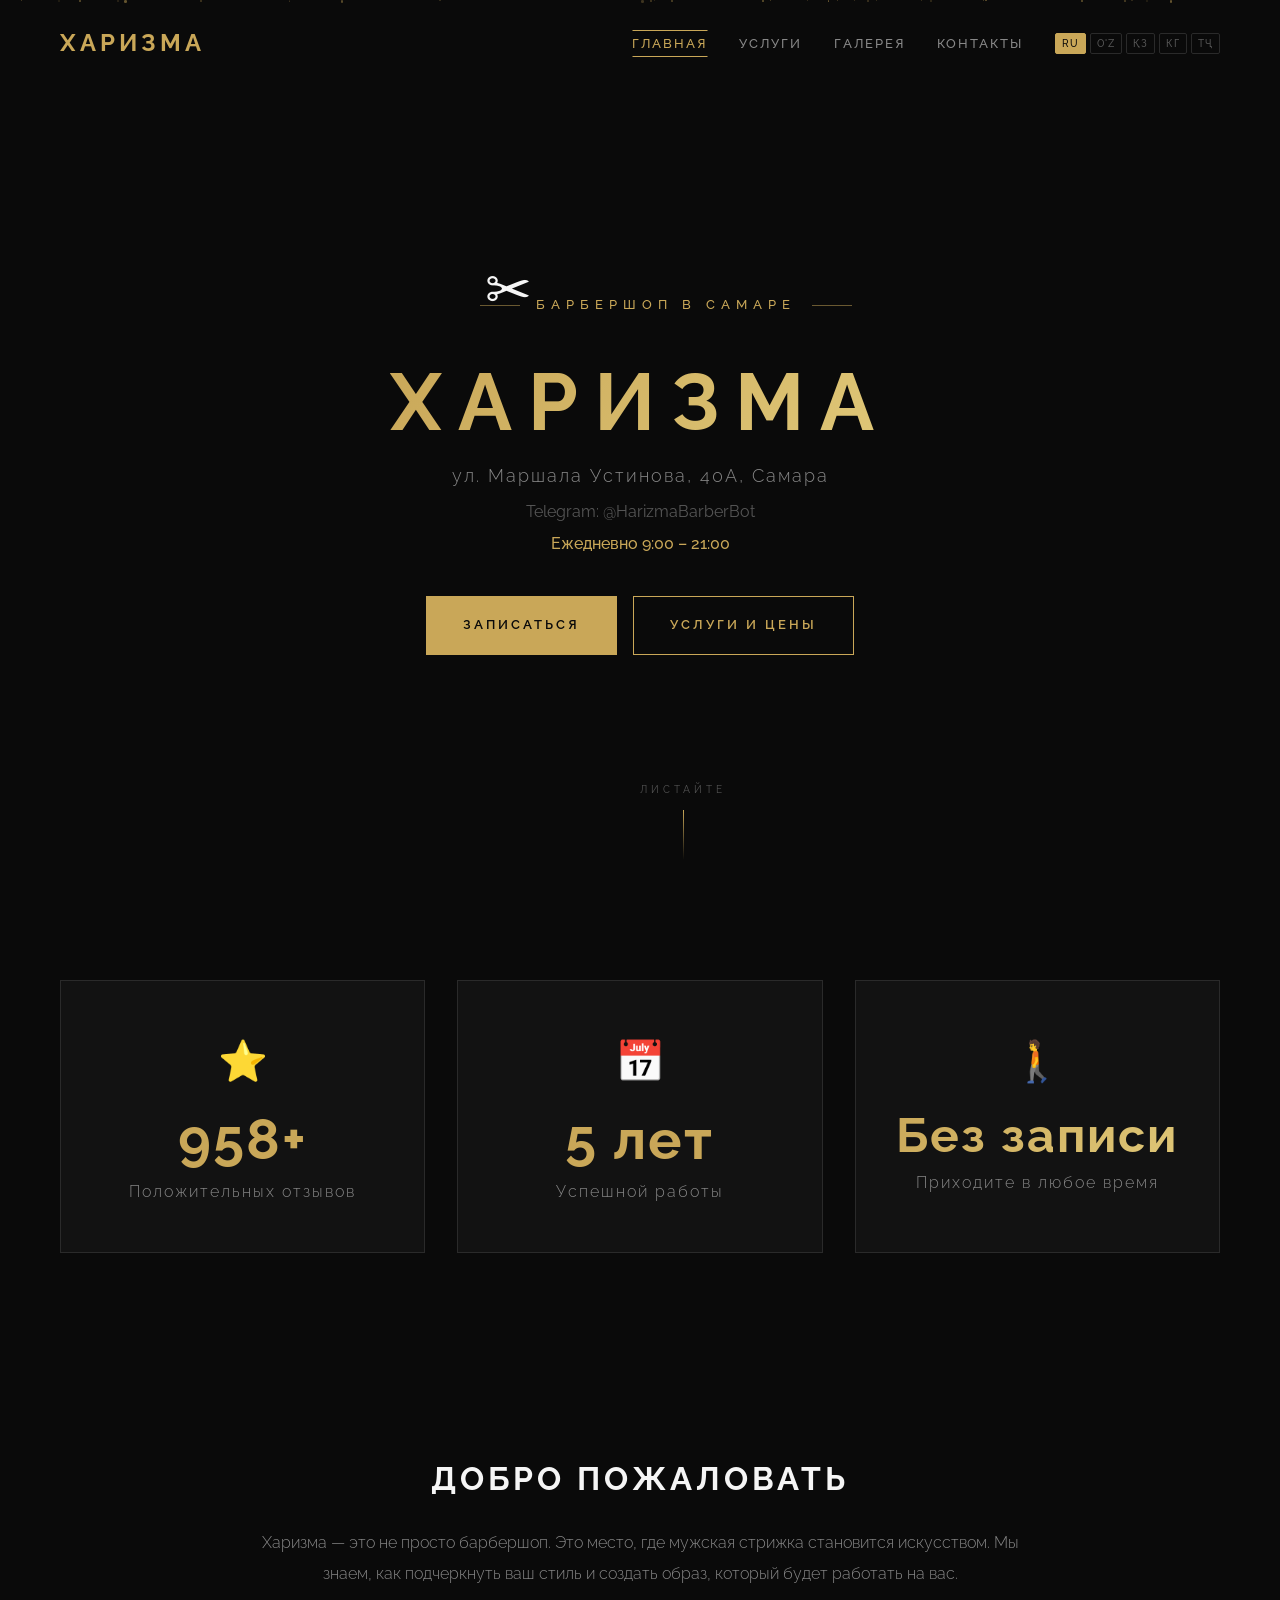
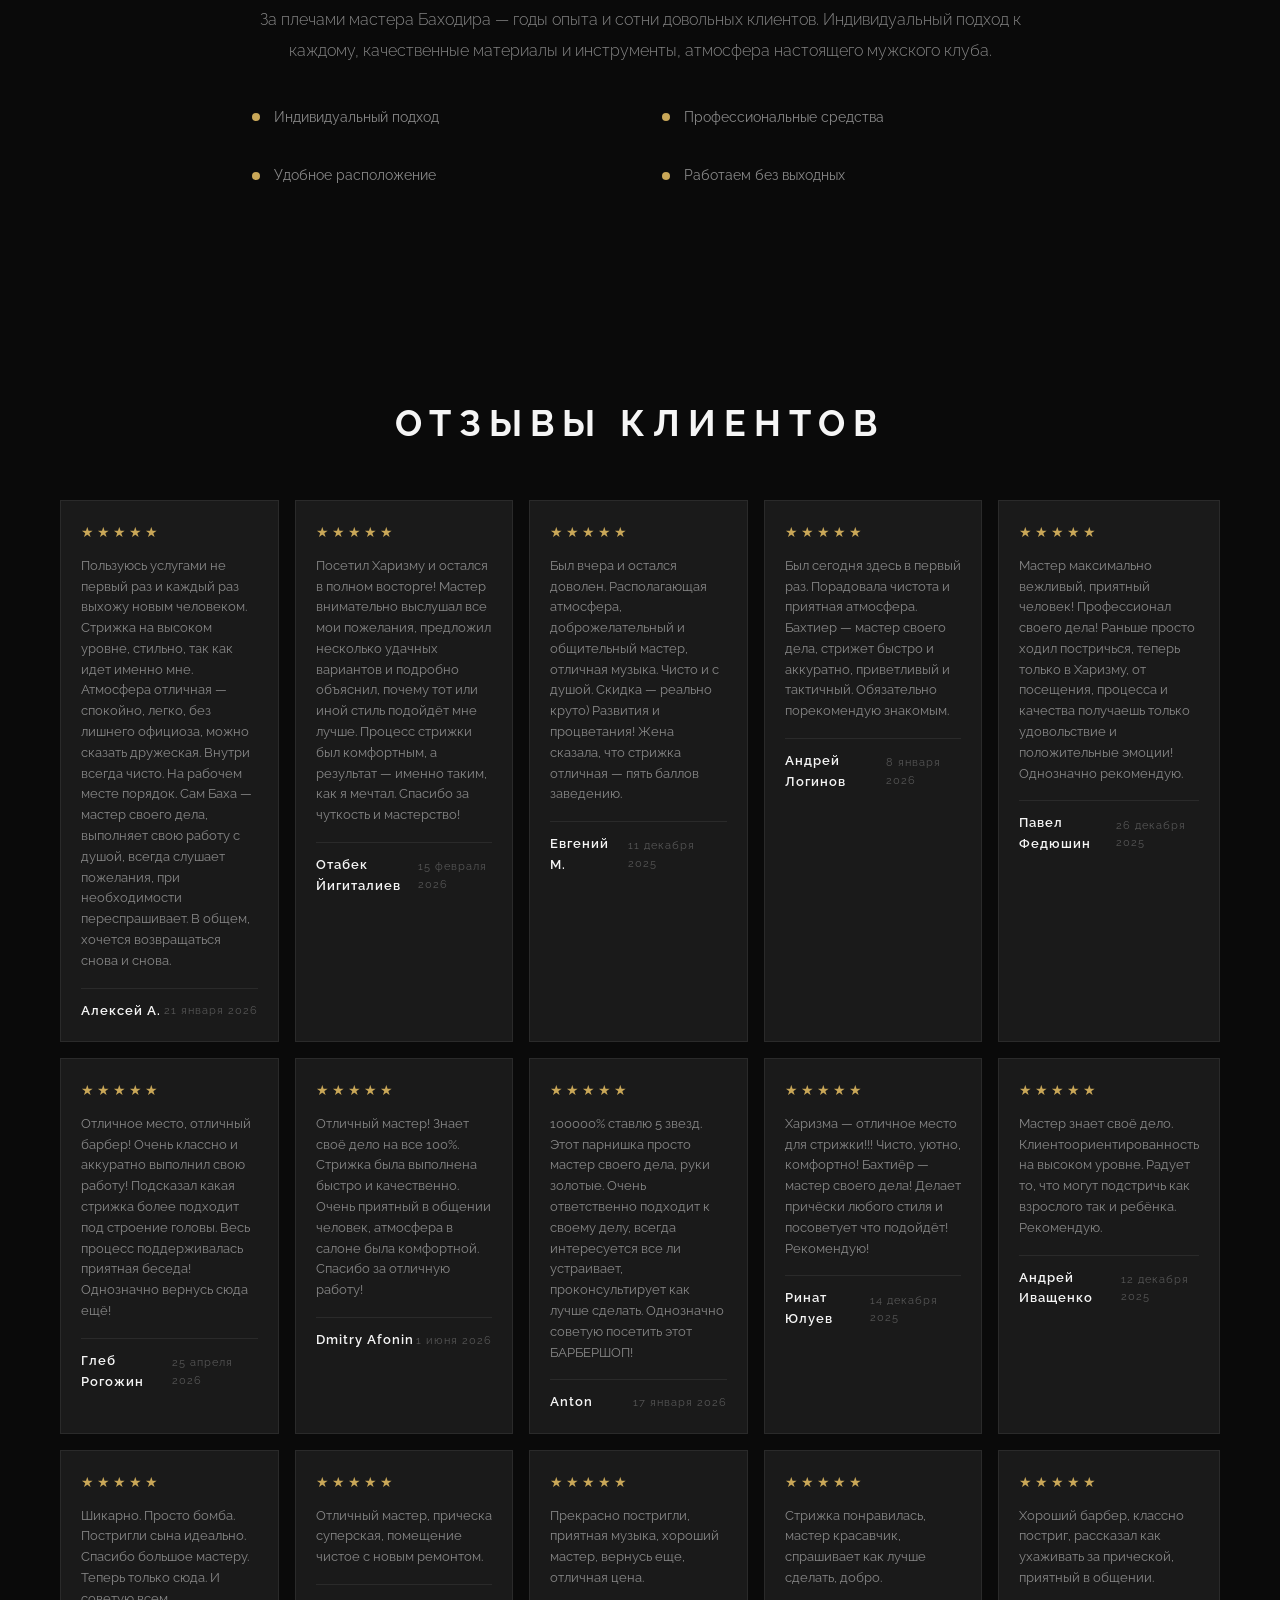
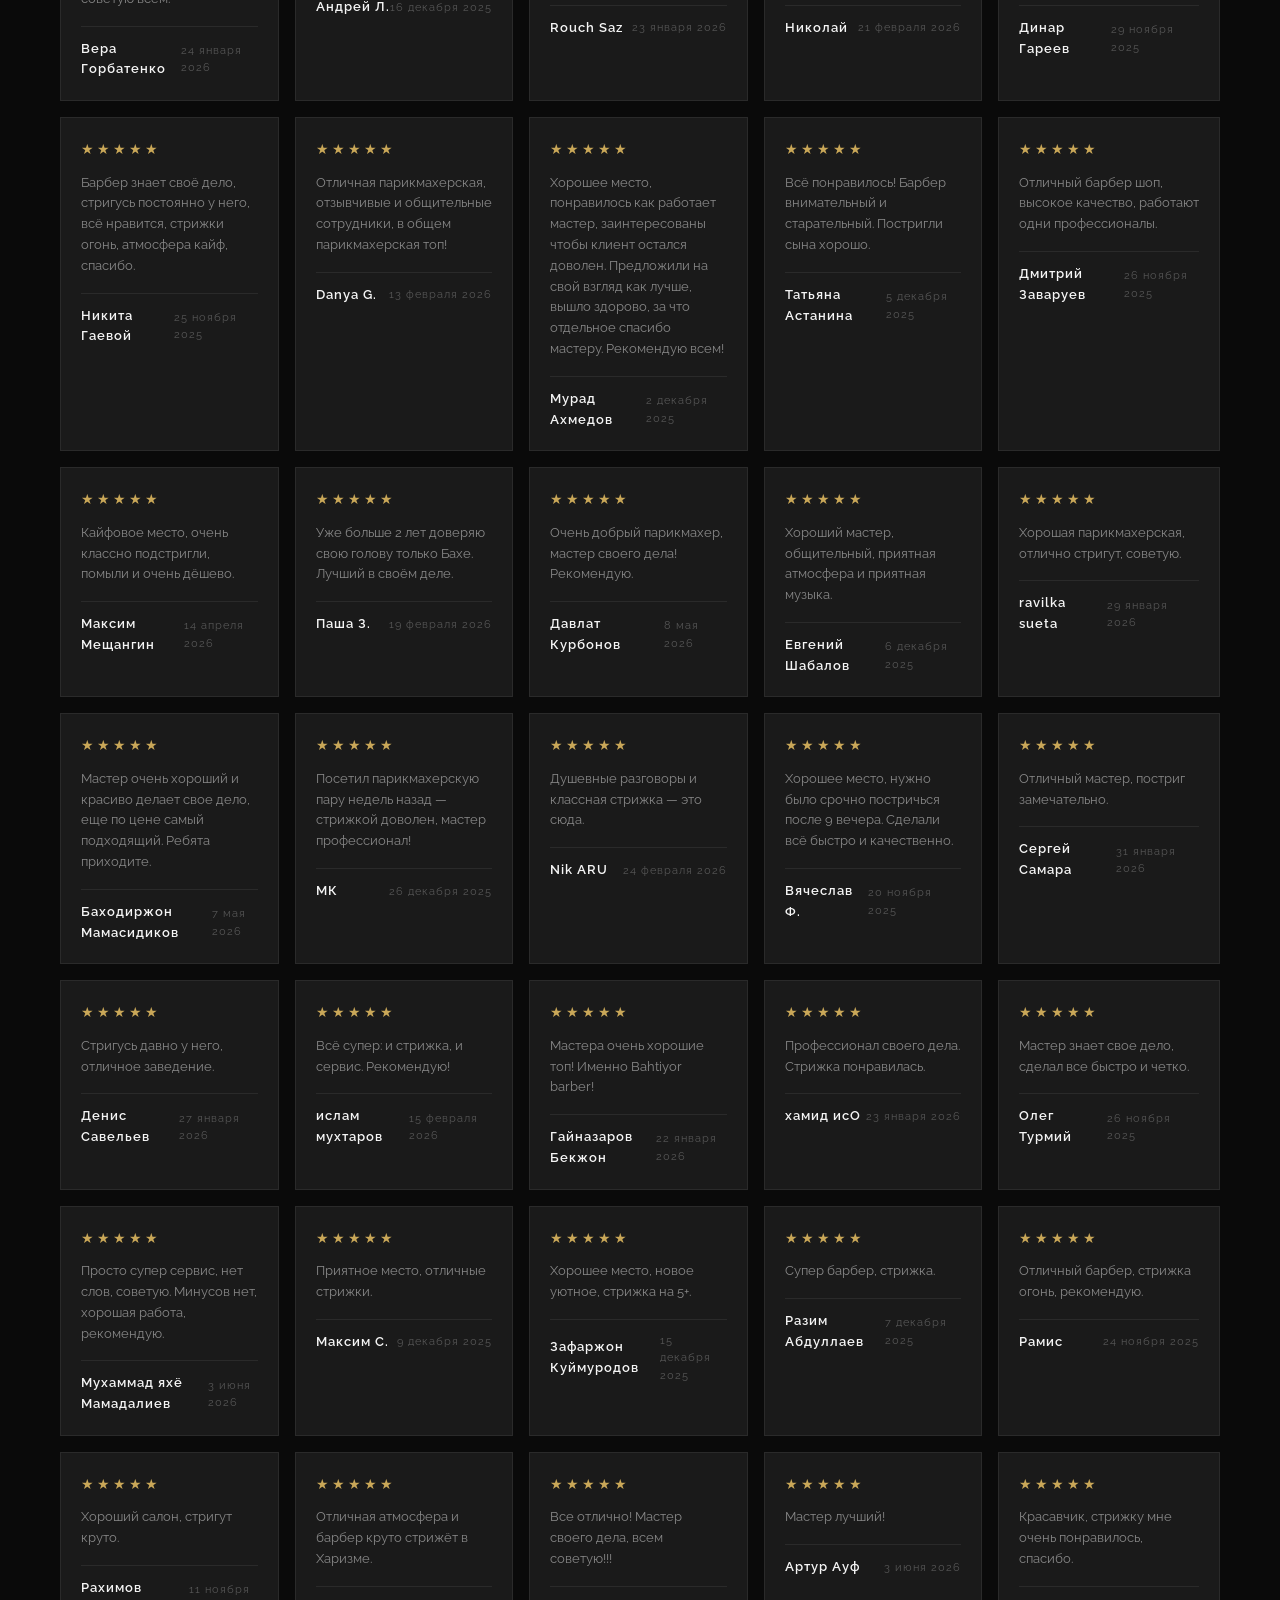
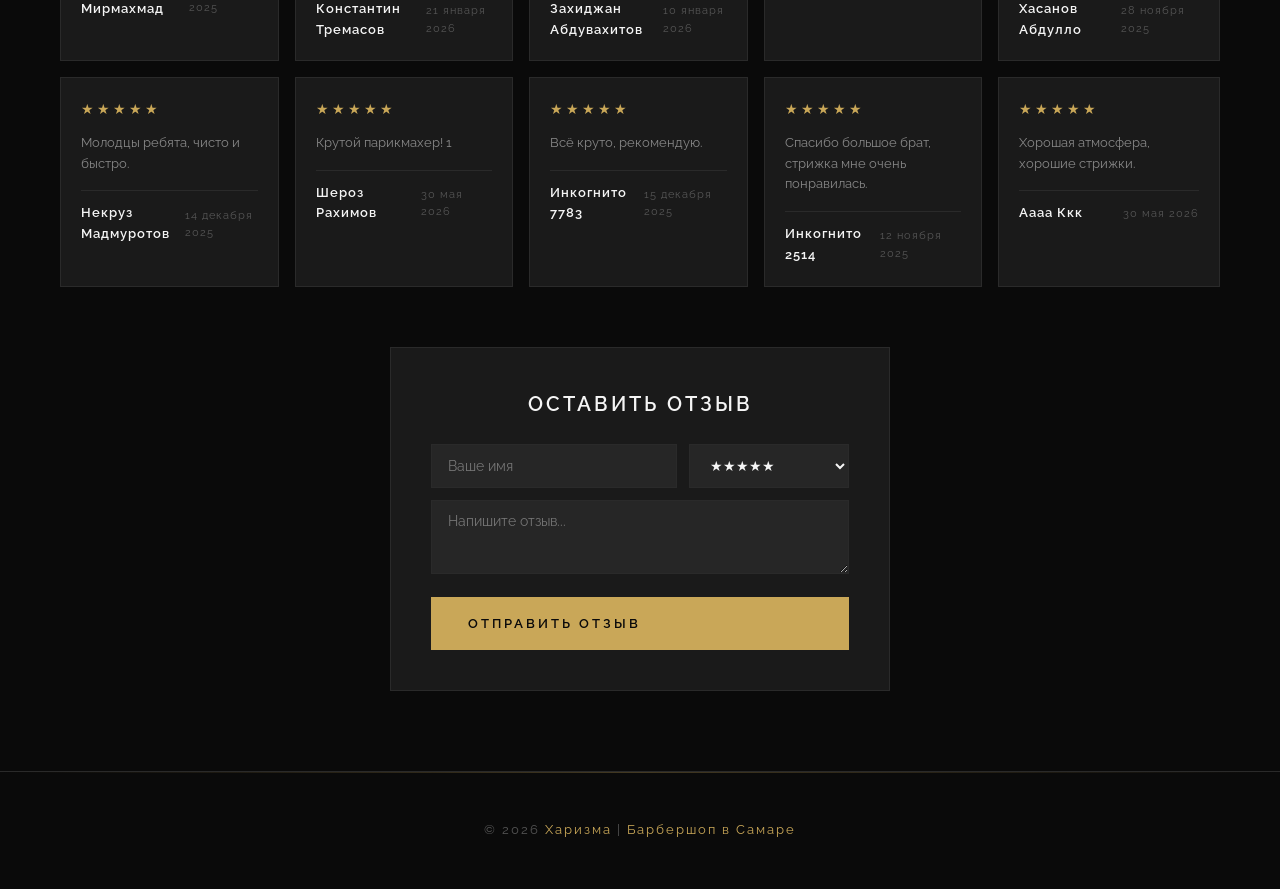
<file: index.html>
<!DOCTYPE html>
<html lang="ru">
<head>
  <meta charset="UTF-8">
  <meta name="viewport" content="width=device-width, initial-scale=1.0">
  <title>Харизма | Барбершоп в Самаре</title>
  <meta name="description" content="Барбершоп Харизма в Самаре, ул. Маршала Устинова 40А. Мужские стрижки, оформление бороды, тонирование. Ежедневно 9:00–21:00.">
  <link rel="preconnect" href="https://fonts.googleapis.com">
  <link rel="preconnect" href="https://fonts.gstatic.com" crossorigin>
  <link href="https://fonts.googleapis.com/css2?family=Raleway:wght@300;400;500;600;700&display=swap" rel="stylesheet">

  <link rel="stylesheet" href="css/style.css">
</head>
<body>
  <div class="loading-screen" id="loadingScreen">
    <div class="loading-scissors">✂</div>
    <div class="loading-bar"><div class="loading-bar-fill"></div></div>
  </div>
  <nav class="navbar" id="navbar">
    <div class="container">
      <a href="index.html" class="logo">Харизма</a>
      <button class="menu-toggle" id="menuToggle" aria-label="Меню">
        <span></span>
        <span></span>
        <span></span>
      </button>
      <ul class="nav-links" id="navLinks">
        <li><a href="index.html" class="active">Главная</a></li>
        <li><a href="services.html">Услуги</a></li>
        <li><a href="gallery.html">Галерея</a></li>
        <li><a href="contacts.html">Контакты</a></li>
      </ul>
    </div>
  </nav>

  <section class="hero">
    <div class="hero-content">
      <div class="hero-icon">✂</div>
      <p class="hero-label" data-i18n="hero_label">Барбершоп в Самаре</p>
      <h1 class="hero-title"><span>Харизма</span></h1>
      <p class="hero-subtitle">ул. Маршала Устинова, 40А, Самара</p>
      <p class="hero-address">Telegram: @HarizmaBarberBot</p>
      <p class="hero-hours" data-i18n="hero_hours">Ежедневно 9:00 – 21:00</p>
      <div class="hero-buttons">
        <a href="https://t.me/HarizmaBarberBot" target="_blank" class="btn btn-primary" data-i18n="hero_btn_book">Записаться</a>
        <a href="services.html" class="btn btn-secondary" data-i18n="hero_btn_services">Услуги и цены</a>
      </div>
    </div>
    <div class="scroll-indicator">
      <span data-i18n="scroll_text">Листайте</span>
      <div class="scroll-line"></div>
    </div>
  </section>

  <section class="stats-section">
    <div class="container">
      <div class="stats-grid">
        <div class="stat-item reveal">
          <div class="stat-icon">⭐</div>
          <div class="stat-number" data-target="1000" data-suffix="+">0</div>
          <div class="stat-label" data-i18n="stat_reviews">Положительных отзывов</div>
          <div class="stat-sparkle"></div>
        </div>
        <div class="stat-item reveal reveal-delay-1">
          <div class="stat-icon">📅</div>
          <div class="stat-number" data-target="5" data-suffix=" лет">0</div>
          <div class="stat-label" data-i18n="stat_years">Успешной работы</div>
          <div class="stat-sparkle"></div>
        </div>
        <div class="stat-item reveal reveal-delay-2">
          <div class="stat-icon">🚶</div>
          <div class="stat-text" data-i18n="stat_walkin">Без записи</div>
          <div class="stat-label" data-i18n="stat_walkin_sub">Приходите в любое время</div>
          <div class="stat-sparkle"></div>
        </div>
      </div>
    </div>
  </section>

  <section class="section">
    <div class="container">
      <div class="about-text reveal" style="max-width: 800px; margin: 0 auto; text-align: center;">
        <h2 data-i18n="about_title">Добро <span>пожаловать</span></h2>
        <p data-i18n="about_p1">
          Харизма — это не просто барбершоп. Это место, где мужская стрижка становится искусством.
          Мы знаем, как подчеркнуть ваш стиль и создать образ, который будет работать на вас.
        </p>
        <p data-i18n="about_p2">
          За плечами мастера Баходира — годы опыта и сотни довольных клиентов.
          Индивидуальный подход к каждому, качественные материалы и инструменты,
          атмосфера настоящего мужского клуба.
        </p>
        <div class="about-features" style="justify-content: center;">
          <div class="about-feature">
            <span class="icon"></span>
            <span data-i18n="about_feat1">Индивидуальный подход</span>
          </div>
          <div class="about-feature">
            <span class="icon"></span>
            <span data-i18n="about_feat2">Профессиональные средства</span>
          </div>
          <div class="about-feature">
            <span class="icon"></span>
            <span data-i18n="about_feat3">Удобное расположение</span>
          </div>
          <div class="about-feature">
            <span class="icon"></span>
            <span data-i18n="about_feat4">Работаем без выходных</span>
          </div>
        </div>
      </div>
    </div>
  </section>

  <section class="section reviews-section">
    <div class="container">
      <h2 class="section-title reveal" data-i18n="reviews_title">Отзывы <span>клиентов</span></h2>
      <div class="reviews-grid" id="reviewsGrid"></div>

      <div class="review-form reveal">
        <h3 data-i18n="review_form_title">Оставить отзыв</h3>
        <form id="reviewForm">
          <div class="form-row">
            <input type="text" id="reviewName" data-i18n="review_form_name" data-i18n-attr="placeholder" placeholder="Ваше имя" required>
            <select id="reviewRating">
              <option value="5">★★★★★</option>
              <option value="4">★★★★☆</option>
              <option value="3">★★★☆☆</option>
              <option value="2">★★☆☆☆</option>
              <option value="1">★☆☆☆☆</option>
            </select>
          </div>
          <textarea id="reviewText" data-i18n="review_form_text" data-i18n-attr="placeholder" placeholder="Напишите отзыв..." rows="3" required></textarea>
          <button type="submit" class="btn btn-primary" data-i18n="review_form_submit">Отправить отзыв</button>
        </form>
        <div class="review-form-success" id="reviewSuccess" data-i18n="review_form_success">Спасибо! Ваш отзыв отправлен.</div>
      </div>
    </div>
  </section>

  <footer class="footer">
    <div class="container">
      <p class="footer-text">© 2026 <span>Харизма</span> | <span data-i18n="footer">Барбершоп в Самаре</span></p>
    </div>
  </footer>

  <script src="js/i18n.js"></script>
  <script src="js/main.js"></script>
</body>
</html>
</file>
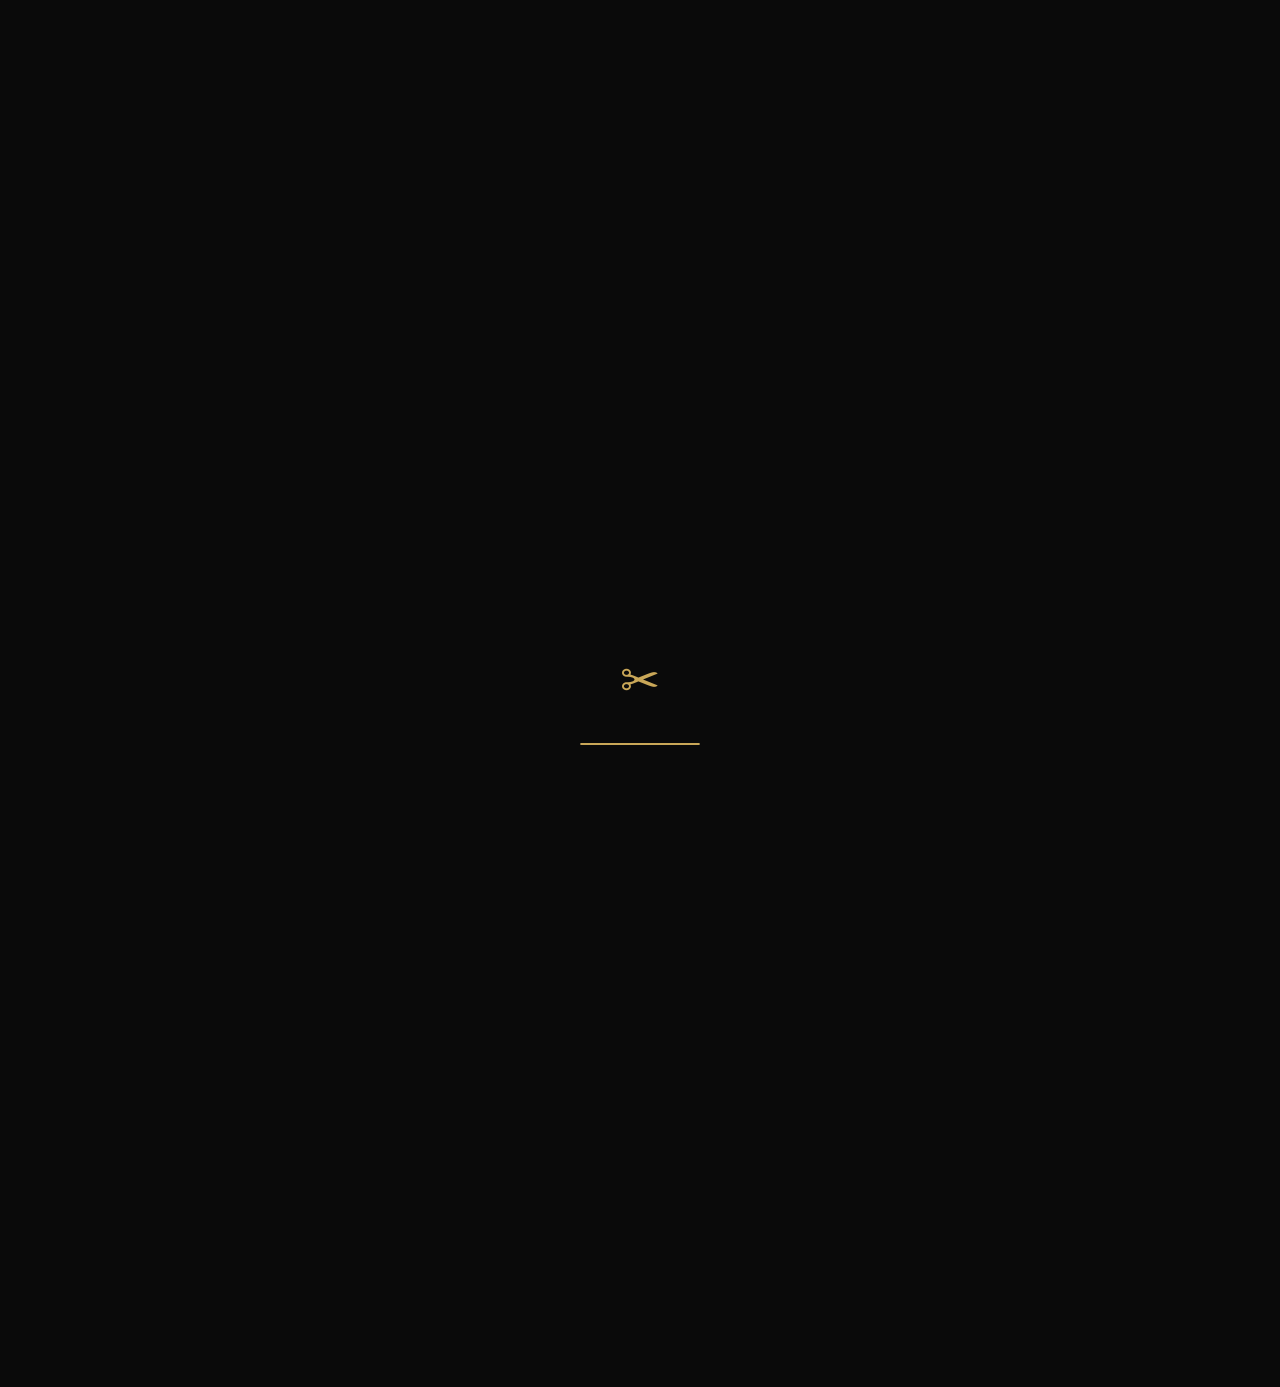
<file: contacts.html>
<!DOCTYPE html>
<html lang="ru">
<head>
  <meta charset="UTF-8">
  <meta name="viewport" content="width=device-width, initial-scale=1.0">
  <title>Контакты | Харизма Барбершоп</title>
  <meta name="description" content="Контакты барбершопа Харизма в Самаре. Адрес: ул. Маршала Устинова 40А. Телефон, Instagram, Telegram бот для записи.">
  <link rel="preconnect" href="https://fonts.googleapis.com">
  <link rel="preconnect" href="https://fonts.gstatic.com" crossorigin>
  <link href="https://fonts.googleapis.com/css2?family=Raleway:wght@300;400;500;600;700&display=swap" rel="stylesheet">

  <link rel="stylesheet" href="css/style.css">
</head>
<body>
  <div class="loading-screen" id="loadingScreen">
    <div class="loading-scissors">✂</div>
    <div class="loading-bar"><div class="loading-bar-fill"></div></div>
  </div>
  <nav class="navbar" id="navbar">
    <div class="container">
      <a href="index.html" class="logo">Харизма</a>
      <button class="menu-toggle" id="menuToggle" aria-label="Меню">
        <span></span>
        <span></span>
        <span></span>
      </button>
      <ul class="nav-links" id="navLinks">
        <li><a href="index.html">Главная</a></li>
        <li><a href="services.html">Услуги</a></li>
        <li><a href="gallery.html">Галерея</a></li>
        <li><a href="contacts.html" class="active">Контакты</a></li>
      </ul>
    </div>
  </nav>

  <section class="page-header">
    <div class="container">
      <h1 data-i18n="page_contacts_title">Контакты</h1>
      <p data-i18n="page_contacts_sub">Как нас найти</p>
    </div>
  </section>

  <section class="section">
    <div class="container">
      <div class="contacts-grid">
        <div class="contacts-info">
          <h3 data-i18n="contacts_heading">Свяжитесь <span>с нами</span></h3>

          <div class="contact-item reveal">
            <div class="contact-icon">📍</div>
            <div class="contact-text">
              <strong data-i18n="contacts_address_label">Адрес</strong>
              ул. Маршала Устинова, 40А, Самара
            </div>
          </div>

          <div class="contact-item reveal reveal-delay-1">
            <div class="contact-icon">⏰</div>
            <div class="contact-text">
              <strong data-i18n="contacts_hours_label">Часы работы</strong>
              <span data-i18n="contacts_hours_val">Ежедневно 9:00 – 21:00</span>
            </div>
          </div>

          <div class="contact-item reveal reveal-delay-2">
            <div class="contact-icon">✂</div>
            <div class="contact-text">
              <strong data-i18n="contacts_master_label">Мастер</strong>
              <span data-i18n="contacts_master_val">Баходир</span>
            </div>
          </div>

          <div class="contact-item reveal reveal-delay-3">
            <div class="contact-icon">📱</div>
            <div class="contact-text">
              <strong data-i18n="contacts_bot_label">Telegram бот для записи</strong>
              @HarizmaBarberBot<br>
              <span style="font-size: 13px; color: var(--text-muted);" data-i18n="contacts_bot_hint">Нажмите кнопку ниже</span>
            </div>
          </div>

          <div class="social-links reveal">
            <a href="https://www.instagram.com/bahtiyorbarber25" target="_blank" class="social-link" title="Instagram">
              <svg width="20" height="20" viewBox="0 0 24 24" fill="none" stroke="currentColor" stroke-width="2" stroke-linecap="round" stroke-linejoin="round">
                <rect x="2" y="2" width="20" height="20" rx="5" ry="5"></rect>
                <path d="M16 11.37A4 4 0 1 1 12.63 8 4 4 0 0 1 16 11.37z"></path>
                <line x1="17.5" y1="6.5" x2="17.51" y2="6.5"></line>
              </svg>
            </a>
            <a href="https://t.me/HarizmaBarberBot" target="_blank" class="social-link" title="Telegram Bot">
              <svg width="20" height="20" viewBox="0 0 24 24" fill="none" stroke="currentColor" stroke-width="2" stroke-linecap="round" stroke-linejoin="round">
                <polyline points="4 17 10 11 4 5"></polyline>
                <line x1="12" y1="19" x2="20" y2="19"></line>
              </svg>
            </a>
          </div>

          <div class="hero-buttons" style="margin-top: 32px; justify-content: flex-start;">
            <a href="https://t.me/HarizmaBarberBot" target="_blank" class="btn btn-primary" data-i18n="contacts_btn_book">
              Записаться через бота
            </a>
          </div>
        </div>

        <div class="reveal reveal-delay-2">
          <div class="map-container">
            <iframe src="https://yandex.ru/map-widget/v1/?ll=50.309959,53.323868&z=17&pt=50.309959,53.323868,pm2dol&text=Самара, Маршала Устинова 40А" allowfullscreen></iframe>
          </div>
        </div>
      </div>
    </div>
  </section>

  <footer class="footer">
    <div class="container">
      <p class="footer-text">© 2026 <span>Харизма</span> | <span data-i18n="footer">Барбершоп в Самаре</span></p>
    </div>
  </footer>

  <script src="js/i18n.js"></script>
  <script src="js/main.js"></script>
</body>
</html>
</file>
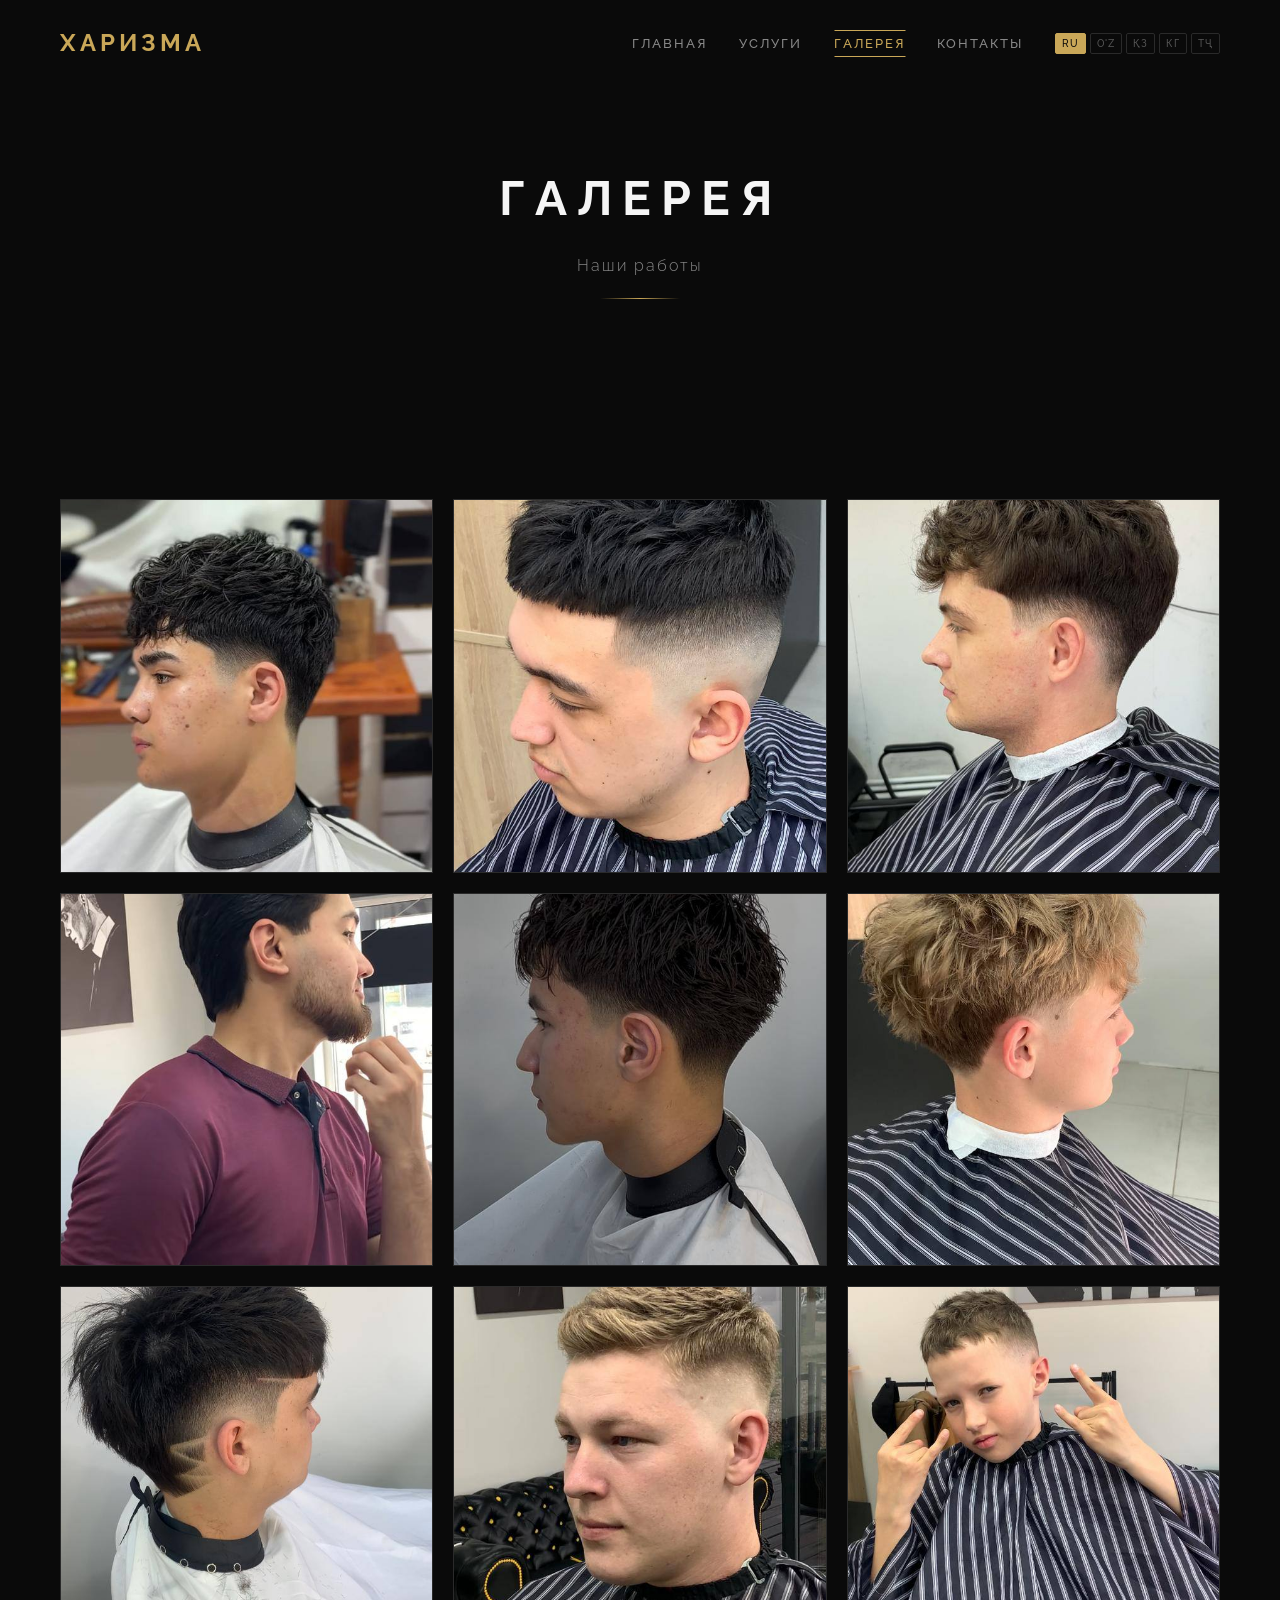
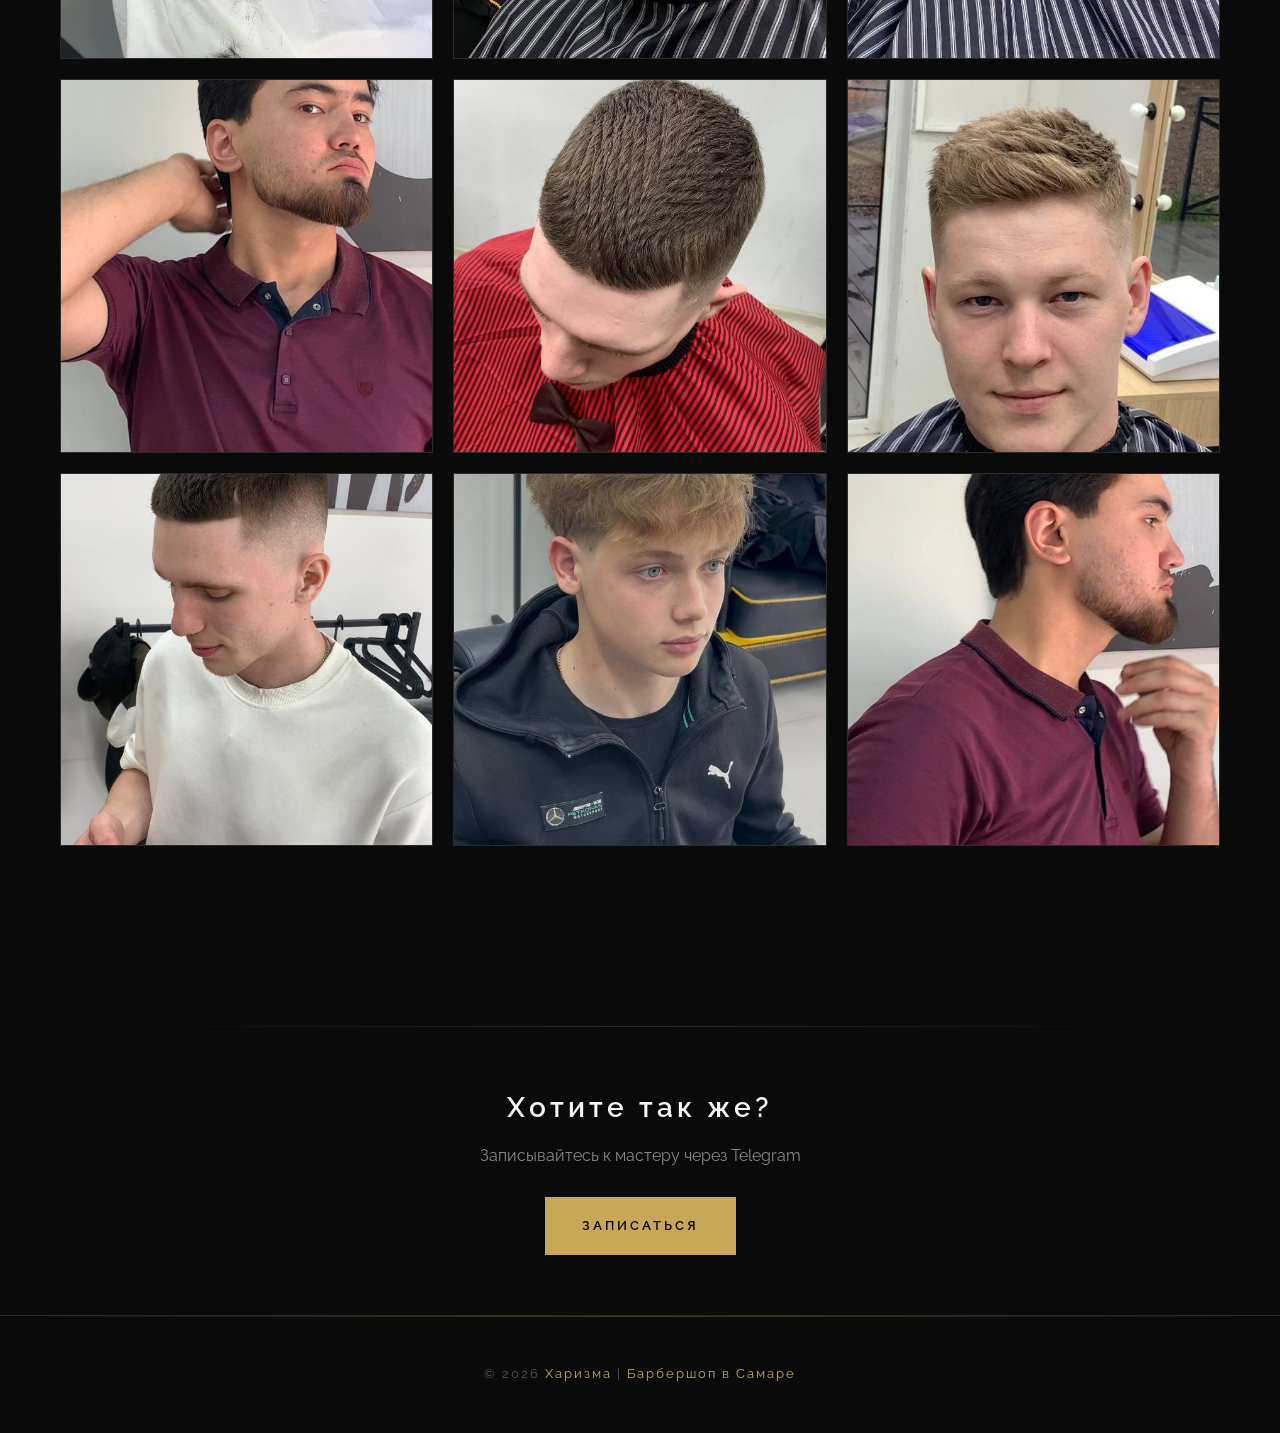
<file: gallery.html>
<!DOCTYPE html>
<html lang="ru">
<head>
  <meta charset="UTF-8">
  <meta name="viewport" content="width=device-width, initial-scale=1.0">
  <title>Галерея | Харизма Барбершоп</title>
  <meta name="description" content="Фото работ барбершопа Харизма в Самаре. Мужские стрижки, оформление бороды, тонирование.">
  <link rel="preconnect" href="https://fonts.googleapis.com">
  <link rel="preconnect" href="https://fonts.gstatic.com" crossorigin>
  <link href="https://fonts.googleapis.com/css2?family=Raleway:wght@300;400;500;600;700&display=swap" rel="stylesheet">

  <link rel="stylesheet" href="css/style.css">
</head>
<body>
  <div class="loading-screen" id="loadingScreen">
    <div class="loading-scissors">✂</div>
    <div class="loading-bar"><div class="loading-bar-fill"></div></div>
  </div>
  <nav class="navbar" id="navbar">
    <div class="container">
      <a href="index.html" class="logo">Харизма</a>
      <button class="menu-toggle" id="menuToggle" aria-label="Меню">
        <span></span>
        <span></span>
        <span></span>
      </button>
      <ul class="nav-links" id="navLinks">
        <li><a href="index.html">Главная</a></li>
        <li><a href="services.html">Услуги</a></li>
        <li><a href="gallery.html" class="active">Галерея</a></li>
        <li><a href="contacts.html">Контакты</a></li>
      </ul>
    </div>
  </nav>

  <section class="page-header">
    <div class="container">
      <h1 data-i18n="page_gallery_title">Галерея</h1>
      <p data-i18n="page_gallery_sub">Наши работы</p>
    </div>
  </section>

  <section class="section">
    <div class="container">
      <div class="gallery-grid">
        <div class="gallery-item reveal">
          <img src="images/photo_1_2026-06-06_00-23-01.jpg" alt="Работа 1" loading="lazy">
        </div>
        <div class="gallery-item reveal reveal-delay-1">
          <img src="images/photo_2_2026-06-06_00-23-01.jpg" alt="Работа 2" loading="lazy">
        </div>
        <div class="gallery-item reveal reveal-delay-2">
          <img src="images/photo_3_2026-06-06_00-23-01.jpg" alt="Работа 3" loading="lazy">
        </div>
        <div class="gallery-item reveal">
          <img src="images/photo_4_2026-06-06_00-23-01.jpg" alt="Работа 4" loading="lazy">
        </div>
        <div class="gallery-item reveal reveal-delay-1">
          <img src="images/photo_5_2026-06-06_00-23-01.jpg" alt="Работа 5" loading="lazy">
        </div>
        <div class="gallery-item reveal reveal-delay-2">
          <img src="images/photo_6_2026-06-06_00-23-01.jpg" alt="Работа 6" loading="lazy">
        </div>
        <div class="gallery-item reveal">
          <img src="images/photo_7_2026-06-06_00-23-01.jpg" alt="Работа 7" loading="lazy">
        </div>
        <div class="gallery-item reveal reveal-delay-1">
          <img src="images/photo_8_2026-06-06_00-23-01.jpg" alt="Работа 8" loading="lazy">
        </div>
        <div class="gallery-item reveal reveal-delay-2">
          <img src="images/photo_9_2026-06-06_00-23-01.jpg" alt="Работа 9" loading="lazy">
        </div>
        <div class="gallery-item reveal">
          <img src="images/photo_10_2026-06-06_00-23-01.jpg" alt="Работа 10" loading="lazy">
        </div>
        <div class="gallery-item reveal reveal-delay-1">
          <img src="images/photo_11_2026-06-06_00-23-01.jpg" alt="Работа 11" loading="lazy">
        </div>
        <div class="gallery-item reveal reveal-delay-2">
          <img src="images/photo_12_2026-06-06_00-23-01.jpg" alt="Работа 12" loading="lazy">
        </div>
        <div class="gallery-item reveal">
          <img src="images/photo_13_2026-06-06_00-23-01.jpg" alt="Работа 13" loading="lazy">
        </div>
        <div class="gallery-item reveal reveal-delay-1">
          <img src="images/photo_14_2026-06-06_00-23-01.jpg" alt="Работа 14" loading="lazy">
        </div>
        <div class="gallery-item reveal reveal-delay-2">
          <img src="images/photo_15_2026-06-06_00-23-01.jpg" alt="Работа 15" loading="lazy">
        </div>
      </div>
    </div>
  </section>

  <div class="bot-cta reveal">
    <div class="container">
      <h3 data-i18n="gallery_cta_title">Хотите так же?</h3>
      <p data-i18n="gallery_cta_text">Записывайтесь к мастеру через Telegram</p>
      <a href="https://t.me/HarizmaBarberBot" target="_blank" class="btn btn-primary" data-i18n="gallery_cta_btn">Записаться</a>
    </div>
  </div>

  <footer class="footer">
    <div class="container">
      <p class="footer-text">© 2026 <span>Харизма</span> | <span data-i18n="footer">Барбершоп в Самаре</span></p>
    </div>
  </footer>

  <script src="js/i18n.js"></script>
  <script src="js/main.js"></script>
</body>
</html>
</file>
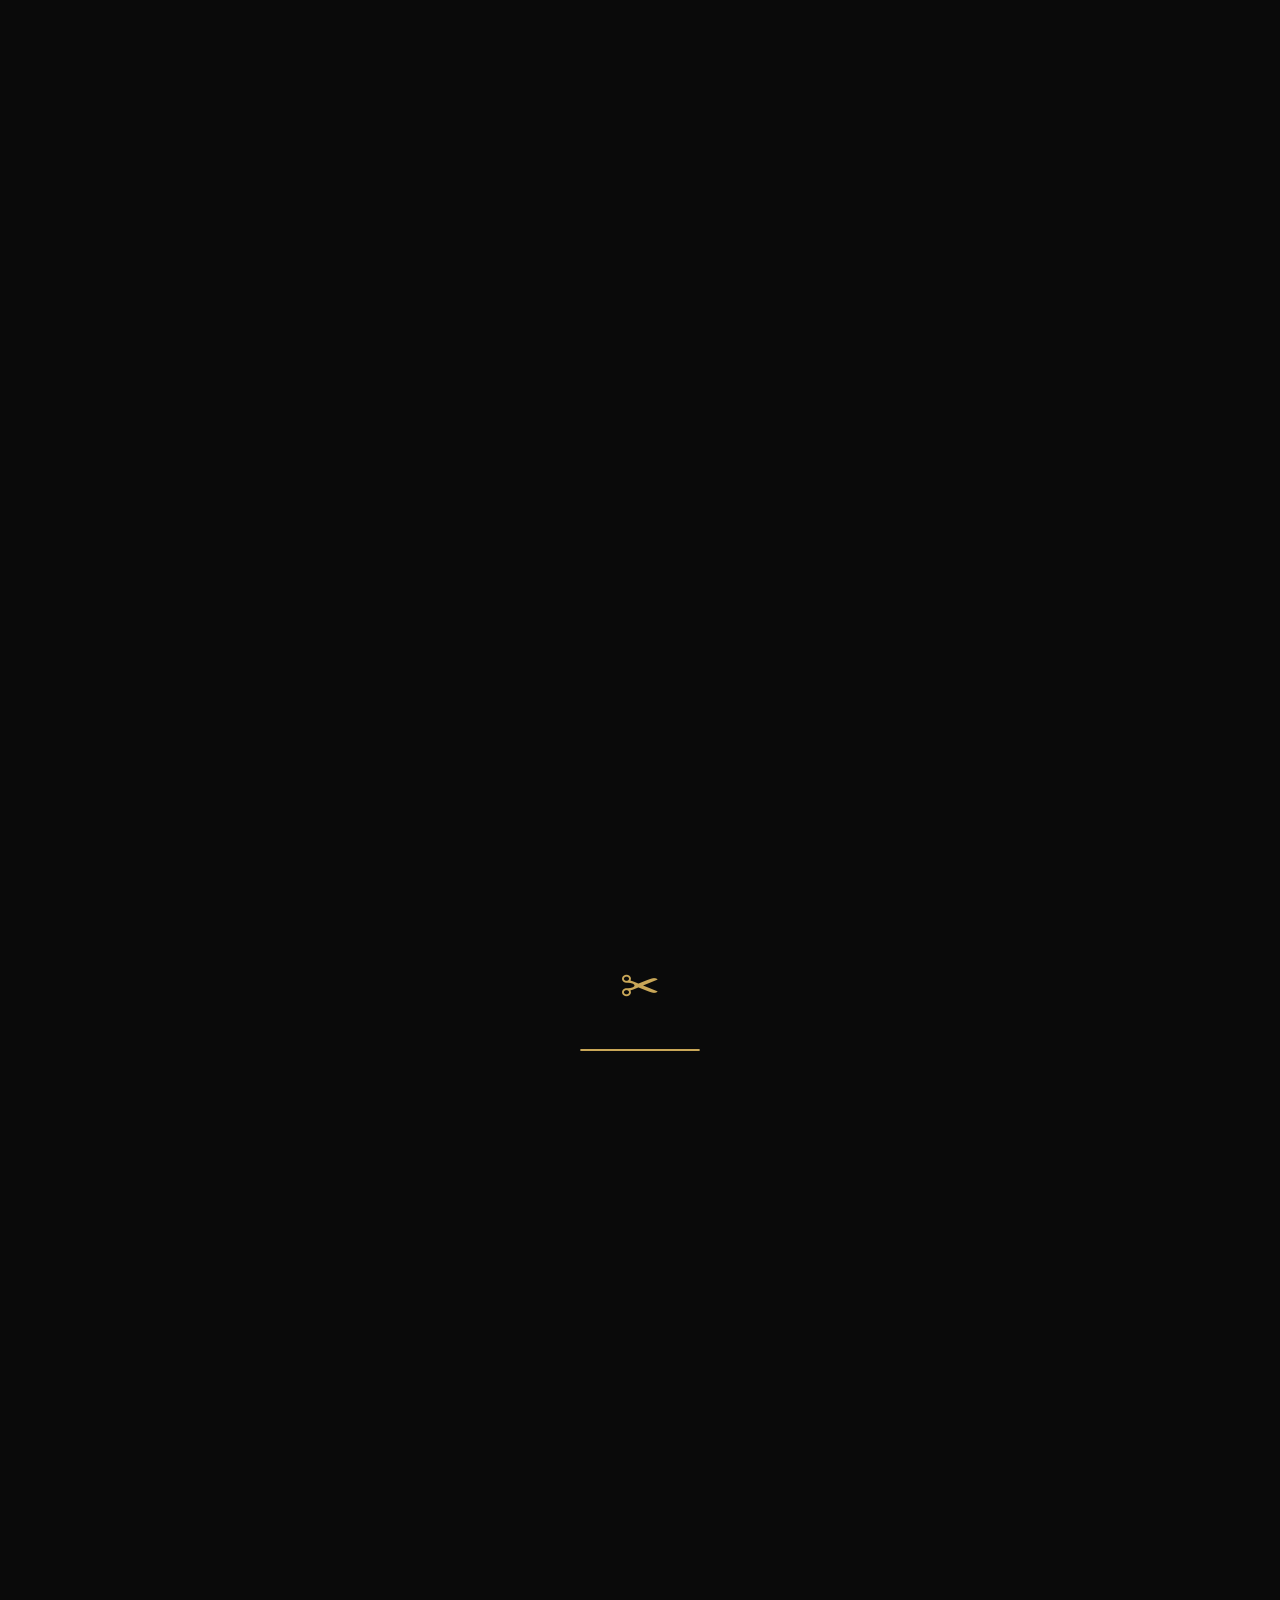
<file: services.html>
<!DOCTYPE html>
<html lang="ru">
<head>
  <meta charset="UTF-8">
  <meta name="viewport" content="width=device-width, initial-scale=1.0">
  <title>Услуги и цены | Харизма Барбершоп</title>
  <meta name="description" content="Цены на услуги барбершопа Харизма в Самаре. Мужская стрижка 600р, оформление бороды 400р, тонирование волос 800р.">
  <link rel="preconnect" href="https://fonts.googleapis.com">
  <link rel="preconnect" href="https://fonts.gstatic.com" crossorigin>
  <link href="https://fonts.googleapis.com/css2?family=Raleway:wght@300;400;500;600;700&display=swap" rel="stylesheet">

  <link rel="stylesheet" href="css/style.css">
</head>
<body>
  <div class="loading-screen" id="loadingScreen">
    <div class="loading-scissors">✂</div>
    <div class="loading-bar"><div class="loading-bar-fill"></div></div>
  </div>
  <nav class="navbar" id="navbar">
    <div class="container">
      <a href="index.html" class="logo">Харизма</a>
      <button class="menu-toggle" id="menuToggle" aria-label="Меню">
        <span></span>
        <span></span>
        <span></span>
      </button>
      <ul class="nav-links" id="navLinks">
        <li><a href="index.html">Главная</a></li>
        <li><a href="services.html" class="active">Услуги</a></li>
        <li><a href="gallery.html">Галерея</a></li>
        <li><a href="contacts.html">Контакты</a></li>
      </ul>
    </div>
  </nav>

  <section class="page-header">
    <div class="container">
      <h1 data-i18n="page_services_title">Услуги и цены</h1>
      <p data-i18n="page_services_sub">Качественные услуги по доступным ценам</p>
    </div>
  </section>

  <section class="section">
    <div class="container">
      <div class="services-grid">
        <div class="service-card reveal">
          <span class="service-name" data-i18n="service_beard">Оформление бороды</span>
          <div class="service-divider"></div>
          <span class="service-price">400 ₽</span>
        </div>
        <div class="service-card reveal reveal-delay-1">
          <span class="service-name" data-i18n="service_pensioner">Стрижка пенсионерам</span>
          <div class="service-divider"></div>
          <span class="service-price">500 ₽</span>
        </div>
        <div class="service-card reveal reveal-delay-2">
          <span class="service-name" data-i18n="service_men">Мужская стрижка</span>
          <div class="service-divider"></div>
          <span class="service-price">600 ₽</span>
        </div>
        <div class="service-card reveal reveal-delay-3">
          <span class="service-name" data-i18n="service_kids">Детская стрижка</span>
          <div class="service-divider"></div>
          <span class="service-price">600 ₽</span>
        </div>
        <div class="service-card reveal reveal-delay-4">
          <span class="service-name" data-i18n="service_toning_beard">Тонирование бороды</span>
          <div class="service-divider"></div>
          <span class="service-price">700 ₽</span>
        </div>
        <div class="service-card reveal reveal-delay-5">
          <span class="service-name" data-i18n="service_toning_hair">Тонирование волос</span>
          <div class="service-divider"></div>
          <span class="service-price">800 ₽</span>
        </div>
        <div class="service-card reveal reveal-delay-6">
          <span class="service-name" data-i18n="service_dad_son">Папа + сын</span>
          <div class="service-divider"></div>
          <span class="service-price">1100 ₽</span>
        </div>
      </div>
      <p class="service-note reveal" data-i18n="service_note">Точную стоимость уточняйте у мастера</p>
    </div>
  </section>

  <div class="bot-cta reveal">
    <div class="container">
      <h3 data-i18n="cta_book_title">Запишитесь онлайн</h3>
      <p data-i18n="cta_book_text">Выберите удобное время через Telegram бота</p>
      <a href="https://t.me/HarizmaBarberBot" target="_blank" class="btn btn-primary" data-i18n="cta_book_btn">Записаться</a>
    </div>
  </div>

  <footer class="footer">
    <div class="container">
      <p class="footer-text">© 2026 <span>Харизма</span> | <span data-i18n="footer">Барбершоп в Самаре</span></p>
    </div>
  </footer>

  <script src="js/i18n.js"></script>
  <script src="js/main.js"></script>
</body>
</html>
</file>
<file: css/style.css>
:root {
  --bg-primary: #0a0a0a;
  --bg-secondary: #141414;
  --bg-card: #1a1a1a;
  --border-color: #2a2a2a;
  --gold: #c9a758;
  --gold-light: #e0c878;
  --gold-dark: #a8883e;
  --text-primary: #f5f5f5;
  --text-secondary: #888888;
  --text-muted: #555555;
  --font-main: 'Raleway', sans-serif;
  --transition-smooth: cubic-bezier(0.25, 0.46, 0.45, 0.94);
  --transition-bounce: cubic-bezier(0.68, -0.55, 0.265, 1.55);
}

* {
  margin: 0;
  padding: 0;
  box-sizing: border-box;
}

html {
  scroll-behavior: smooth;
}

body {
  font-family: var(--font-main);
  background-color: var(--bg-primary);
  color: var(--text-primary);
  line-height: 1.6;
  overflow-x: hidden;
  opacity: 0;
  animation: pageFadeIn 0.8s cubic-bezier(0.25, 0.46, 0.45, 0.94) forwards;
  cursor: default;
  -webkit-tap-highlight-color: transparent;
  overscroll-behavior: none;
}

::selection {
  background: var(--gold);
  color: var(--bg-primary);
}

@keyframes pageFadeIn {
  from { opacity: 0; transform: translateY(30px) scale(0.98); }
  to { opacity: 1; transform: translateY(0) scale(1); }
}

a { text-decoration: none; color: inherit; }
ul { list-style: none; }

.container {
  max-width: 1200px;
  margin: 0 auto;
  padding: 0 20px;
}

/* ===== LOADING SCREEN ===== */
.loading-screen {
  position: fixed;
  top: 0;
  left: 0;
  width: 100%;
  height: 100%;
  background: var(--bg-primary);
  z-index: 999999;
  display: flex;
  flex-direction: column;
  align-items: center;
  justify-content: center;
  transition: opacity 0.8s ease, visibility 0.8s ease;
}

.loading-screen.hidden {
  opacity: 0;
  visibility: hidden;
}

.loading-scissors {
  font-size: 48px;
  animation: loadingSpin 1.2s ease infinite;
  color: var(--gold);
}

@keyframes loadingSpin {
  0% { transform: rotate(0deg) scale(1); }
  50% { transform: rotate(180deg) scale(1.2); }
  100% { transform: rotate(360deg) scale(1); }
}

.loading-bar {
  width: 120px;
  height: 2px;
  background: var(--border-color);
  margin-top: 24px;
  overflow: hidden;
  border-radius: 2px;
}

.loading-bar-fill {
  height: 100%;
  width: 0;
  background: var(--gold);
  border-radius: 2px;
  animation: loadingFill 1.2s ease forwards;
}

@keyframes loadingFill {
  0% { width: 0; }
  50% { width: 60%; }
  100% { width: 100%; }
}

/* ===== NAVBAR ===== */
.navbar {
  position: fixed;
  top: 0;
  left: 0;
  width: 100%;
  z-index: 1000;
  padding: 24px 0;
  transition: all 0.6s var(--transition-smooth);
}

.navbar.scrolled {
  background: rgba(10, 10, 10, 0.85);
  backdrop-filter: blur(24px) saturate(1.5);
  -webkit-backdrop-filter: blur(24px) saturate(1.5);
  padding: 12px 0;
  border-bottom: 1px solid var(--border-color);
  box-shadow: 0 4px 40px rgba(0, 0, 0, 0.4);
}

.navbar .container {
  display: flex;
  justify-content: space-between;
  align-items: center;
}

.navbar .logo {
  font-size: 24px;
  font-weight: 700;
  letter-spacing: 4px;
  text-transform: uppercase;
  color: var(--gold);
  transition: color 0.4s var(--transition-smooth);
}

.navbar .logo:hover {
  color: var(--gold-light);
}

.nav-links {
  display: flex;
  gap: 32px;
}

.lang-switcher {
  display: flex;
  gap: 4px;
}

.lang-btn {
  background: none;
  border: 1px solid var(--border-color);
  color: var(--text-muted);
  font-family: var(--font-main);
  font-size: 10px;
  font-weight: 500;
  letter-spacing: 1px;
  padding: 4px 6px;
  cursor: pointer;
  transition: all 0.3s var(--transition-smooth);
  border-radius: 2px;
  text-transform: uppercase;
}

.lang-btn:hover {
  border-color: var(--gold);
  color: var(--gold);
}

.lang-btn.active {
  background: var(--gold);
  color: var(--bg-primary);
  border-color: var(--gold);
}

.lang-li {
  display: flex !important;
  align-items: center;
}

@media (max-width: 768px) {
  .lang-switcher {
    gap: 6px;
    flex-wrap: wrap;
    justify-content: center;
  }
  .lang-btn {
    font-size: 11px;
    padding: 6px 10px;
  }
}

.nav-overlay {
  position: fixed;
  top: 0;
  left: 0;
  width: 100%;
  height: 100%;
  background: rgba(0, 0, 0, 0.6);
  z-index: 999;
  opacity: 0;
  visibility: hidden;
  transition: all 0.4s var(--transition-smooth);
  -webkit-backdrop-filter: blur(4px);
  backdrop-filter: blur(4px);
}

.nav-overlay.open {
  opacity: 1;
  visibility: visible;
}

.nav-links a {
  font-size: 13px;
  font-weight: 500;
  letter-spacing: 2px;
  text-transform: uppercase;
  color: var(--text-secondary);
  transition: all 0.4s var(--transition-smooth);
  position: relative;
  padding: 4px 0;
}

.nav-links a::before {
  content: '';
  position: absolute;
  bottom: -2px;
  left: 50%;
  width: 0;
  height: 1px;
  background-color: var(--gold);
  transition: all 0.4s var(--transition-smooth);
  transform: translateX(-50%);
}

.nav-links a::after {
  content: '';
  position: absolute;
  top: -2px;
  right: 50%;
  width: 0;
  height: 1px;
  background-color: var(--gold);
  transition: all 0.4s var(--transition-smooth);
  transform: translateX(50%);
}

.nav-links a:hover {
  color: var(--gold);
  letter-spacing: 3px;
}

.nav-links a:hover::before,
.nav-links a:hover::after {
  width: 100%;
}

.nav-links a.active {
  color: var(--gold);
}

.nav-links a.active::before,
.nav-links a.active::after {
  width: 100%;
}

.menu-toggle {
  display: none;
  background: none;
  border: none;
  cursor: pointer;
  padding: 8px;
  z-index: 1001;
}

.menu-toggle span {
  display: block;
  width: 24px;
  height: 2px;
  background-color: var(--gold);
  margin: 5px 0;
  transition: all 0.4s var(--transition-smooth);
  border-radius: 2px;
}

.menu-toggle.open span:nth-child(1) {
  transform: rotate(45deg) translate(5px, 5px);
  width: 28px;
}

.menu-toggle.open span:nth-child(2) {
  opacity: 0;
  transform: translateX(-10px);
}

.menu-toggle.open span:nth-child(3) {
  transform: rotate(-45deg) translate(5px, -5px);
  width: 28px;
}

/* ===== HERO ===== */
.hero {
  min-height: 100vh;
  min-height: 100svh;
  display: flex;
  align-items: center;
  justify-content: center;
  text-align: center;
  position: relative;
  overflow: hidden;
}

/* ===== FLOATING PARTICLES ===== */
.particles {
  position: absolute;
  top: 0;
  left: 0;
  width: 100%;
  height: 100%;
  pointer-events: none;
  overflow: hidden;
}

.particle {
  position: absolute;
  width: 2px;
  height: 2px;
  background: var(--gold);
  border-radius: 50%;
  opacity: 0;
  animation: particleFloat linear infinite;
}

@keyframes particleFloat {
  0% { transform: translateY(100vh) scale(0); opacity: 0; }
  10% { opacity: 0.6; }
  90% { opacity: 0.6; }
  100% { transform: translateY(-10vh) scale(1); opacity: 0; }
}

.hero-content {
  position: relative;
  z-index: 1;
  padding: 0 20px;
}

.hero-label {
  font-size: 13px;
  font-weight: 500;
  letter-spacing: 6px;
  text-transform: uppercase;
  color: var(--gold);
  margin-bottom: 24px;
  opacity: 0;
  animation: heroReveal 0.8s var(--transition-smooth) 0.3s forwards;
  position: relative;
  display: inline-block;
}

.hero-label::before,
.hero-label::after {
  content: '';
  position: absolute;
  top: 50%;
  width: 40px;
  height: 1px;
  background: var(--gold);
  opacity: 0;
  animation: lineExpand 0.6s var(--transition-smooth) 0.6s forwards;
}

.hero-label::before { right: calc(100% + 16px); }
.hero-label::after { left: calc(100% + 16px); }

@keyframes lineExpand {
  from { width: 0; opacity: 0; }
  to { width: 40px; opacity: 0.5; }
}

.hero-icon {
  font-size: 56px;
  margin-bottom: 24px;
  display: inline-block;
  opacity: 0;
  animation: heroReveal 0.6s var(--transition-bounce) 0.2s forwards;
}

.hero-icon:hover {
  animation: iconWiggle 0.5s ease;
}

@keyframes iconWiggle {
  0%, 100% { transform: rotate(0deg); }
  25% { transform: rotate(-15deg); }
  75% { transform: rotate(15deg); }
}

.hero-title {
  font-size: clamp(36px, 8.5vw, 80px);
  font-weight: 700;
  letter-spacing: clamp(6px, 1.8vw, 16px);
  text-transform: uppercase;
  line-height: 1.1;
  margin-bottom: 16px;
  opacity: 0;
  animation: heroReveal 1s var(--transition-smooth) 0.5s forwards;
}

.hero-title span {
  background: linear-gradient(135deg, var(--gold), var(--gold-light), var(--gold-dark), var(--gold));
  background-size: 300% 300%;
  -webkit-background-clip: text;
  -webkit-text-fill-color: transparent;
  background-clip: text;
  animation: textShimmer 4s ease infinite;
}

@keyframes textShimmer {
  0%, 100% { background-position: 0% 50%; }
  50% { background-position: 100% 50%; }
}

.hero-title .char {
  display: inline-block;
  opacity: 0;
  transform: translateY(40px) rotateX(90deg);
  animation: charReveal 0.6s var(--transition-smooth) forwards;
}

@keyframes charReveal {
  to { opacity: 1; transform: translateY(0) rotateX(0); }
}

.hero-subtitle {
  font-size: 18px;
  color: var(--text-secondary);
  margin-bottom: 8px;
  font-weight: 300;
  letter-spacing: 2px;
  opacity: 0;
  animation: heroReveal 0.8s var(--transition-smooth) 0.7s forwards;
}

.hero-address {
  font-size: 16px;
  color: var(--text-muted);
  margin-bottom: 6px;
  opacity: 0;
  animation: heroReveal 0.8s var(--transition-smooth) 0.8s forwards;
}

.hero-hours {
  font-size: 16px;
  color: var(--gold);
  font-weight: 500;
  margin-bottom: 40px;
  opacity: 0;
  animation: heroReveal 0.8s var(--transition-smooth) 0.9s forwards;
  position: relative;
  display: inline-block;
}

.hero-hours::after {
  content: '';
  position: absolute;
  bottom: -4px;
  left: 0;
  width: 100%;
  height: 1px;
  background: var(--gold);
  transform: scaleX(0);
  transform-origin: right;
  transition: transform 0.6s var(--transition-smooth);
}

.hero-hours:hover::after {
  transform: scaleX(1);
  transform-origin: left;
}

@keyframes heroReveal {
  from { opacity: 0; transform: translateY(30px); }
  to { opacity: 1; transform: translateY(0); }
}

.hero-buttons {
  display: flex;
  gap: 16px;
  justify-content: center;
  flex-wrap: wrap;
  opacity: 0;
  animation: heroReveal 0.8s var(--transition-smooth) 1.1s forwards;
}

/* ===== BUTTONS ===== */
.btn {
  display: inline-flex;
  align-items: center;
  gap: 10px;
  padding: 18px 36px;
  font-family: var(--font-main);
  font-size: 13px;
  font-weight: 600;
  letter-spacing: 3px;
  text-transform: uppercase;
  border: 1px solid var(--gold);
  cursor: pointer;
  position: relative;
  overflow: hidden;
  transition: all 0.5s var(--transition-smooth);
  z-index: 1;
}

.btn::before {
  content: '';
  position: absolute;
  top: 0;
  left: -100%;
  width: 100%;
  height: 100%;
  background: linear-gradient(90deg, transparent, rgba(201, 167, 88, 0.15), transparent);
  transition: left 0.6s var(--transition-smooth);
  z-index: -1;
}

.btn:hover::before {
  left: 100%;
}

.btn-primary {
  background-color: var(--gold);
  color: var(--bg-primary);
}

.btn-primary:hover {
  background-color: transparent;
  color: var(--gold);
  transform: translateY(-3px);
  box-shadow: 0 12px 40px rgba(201, 167, 88, 0.25);
}

.btn-primary:active {
  transform: translateY(-1px);
}

.btn-secondary {
  background-color: transparent;
  color: var(--gold);
}

.btn-secondary:hover {
  background-color: var(--gold);
  color: var(--bg-primary);
  transform: translateY(-3px);
  box-shadow: 0 12px 40px rgba(201, 167, 88, 0.25);
}

.btn-secondary:active {
  transform: translateY(-1px);
}

/* ===== SCROLL INDICATOR ===== */
.scroll-indicator {
  position: absolute;
  bottom: 40px;
  left: 50%;
  transform: translateX(-50%);
  display: flex;
  flex-direction: column;
  align-items: center;
  gap: 12px;
  opacity: 0;
  animation: heroReveal 0.8s var(--transition-smooth) 1.3s forwards;
}

.scroll-indicator span {
  font-size: 10px;
  letter-spacing: 4px;
  text-transform: uppercase;
  color: var(--text-muted);
}

.scroll-line {
  width: 1px;
  height: 50px;
  background: linear-gradient(to bottom, var(--gold), transparent);
  animation: scrollPulse 2s ease infinite;
}

.scroll-mouse {
  width: 20px;
  height: 32px;
  border: 1.5px solid var(--text-muted);
  border-radius: 10px;
  position: relative;
  transition: border-color 0.3s ease;
}

.scroll-mouse::before {
  content: '';
  position: absolute;
  top: 6px;
  left: 50%;
  transform: translateX(-50%);
  width: 2px;
  height: 6px;
  background: var(--gold);
  border-radius: 2px;
  animation: mouseScroll 2s ease infinite;
}

@keyframes mouseScroll {
  0% { top: 6px; opacity: 1; }
  100% { top: 18px; opacity: 0; }
}

@keyframes scrollPulse {
  0%, 100% { opacity: 1; transform: scaleY(1); }
  50% { opacity: 0.3; transform: scaleY(0.5); }
}

/* ===== STATS SECTION ===== */
.stats-section {
  padding: 80px 0;
  position: relative;
  overflow: hidden;
}

.stats-section::before {
  content: '';
  position: absolute;
  top: 0;
  left: 0;
  right: 0;
  bottom: 0;
  pointer-events: none;
}

.stats-grid {
  display: grid;
  grid-template-columns: repeat(3, 1fr);
  gap: 32px;
  position: relative;
  z-index: 1;
}

.stat-item {
  text-align: center;
  padding: 48px 24px;
  background: rgba(26, 26, 26, 0.5);
  border: 1px solid var(--border-color);
  position: relative;
  overflow: hidden;
  transition: all 0.5s var(--transition-smooth);
}

.stat-item::before {
  content: '';
  position: absolute;
  top: -1px;
  left: -1px;
  right: -1px;
  bottom: -1px;
  background: linear-gradient(135deg, transparent 40%, rgba(201, 167, 88, 0.1), transparent 60%);
  opacity: 0;
  transition: opacity 0.6s var(--transition-smooth);
  z-index: 0;
}

.stat-item:hover {
  border-color: var(--gold);
  transform: translateY(-8px);
  box-shadow: 0 16px 48px rgba(201, 167, 88, 0.1);
}

.stat-item:hover::before {
  opacity: 1;
}

.stat-item > * {
  position: relative;
  z-index: 1;
}

.stat-icon {
  font-size: 40px;
  margin-bottom: 16px;
  display: inline-block;
  animation: statIconFloat 3s ease-in-out infinite;
}

.stat-item:nth-child(2) .stat-icon {
  animation-delay: 0.3s;
}

.stat-item:nth-child(3) .stat-icon {
  animation-delay: 0.6s;
}

@keyframes statIconFloat {
  0%, 100% { transform: translateY(0) scale(1); }
  50% { transform: translateY(-8px) scale(1.1); }
}

.stat-number {
  font-size: 56px;
  font-weight: 700;
  color: var(--gold);
  letter-spacing: 2px;
  line-height: 1.1;
  margin-bottom: 8px;
  font-family: var(--font-main);
}

.stat-text {
  font-size: 48px;
  font-weight: 700;
  color: var(--gold);
  letter-spacing: 2px;
  line-height: 1.1;
  margin-bottom: 8px;
  font-family: var(--font-main);
  background: linear-gradient(135deg, var(--gold), var(--gold-light), var(--gold));
  background-size: 200% 200%;
  -webkit-background-clip: text;
  -webkit-text-fill-color: transparent;
  background-clip: text;
  animation: statTextShimmer 3s ease infinite;
}

@keyframes statTextShimmer {
  0%, 100% { background-position: 0% 50%; }
  50% { background-position: 100% 50%; }
}

.stat-label {
  font-size: 16px;
  color: var(--text-secondary);
  font-weight: 300;
  letter-spacing: 2px;
}

/* Sparkle particles */
.stat-sparkle {
  position: absolute;
  top: 0;
  left: 0;
  width: 100%;
  height: 100%;
  pointer-events: none;
  z-index: 0;
}

.stat-sparkle::before,
.stat-sparkle::after {
  content: '✦';
  position: absolute;
  font-size: 10px;
  color: var(--gold);
  opacity: 0;
  animation: sparkleFloat 4s ease-in-out infinite;
}

.stat-sparkle::before {
  top: 15%;
  right: 15%;
  animation-delay: 0s;
}

.stat-sparkle::after {
  bottom: 15%;
  left: 15%;
  animation-delay: 2s;
}

.stat-item:nth-child(2) .stat-sparkle::before {
  animation-delay: 1s;
}

.stat-item:nth-child(2) .stat-sparkle::after {
  animation-delay: 3s;
}

.stat-item:nth-child(3) .stat-sparkle::before {
  animation-delay: 0.5s;
}

.stat-item:nth-child(3) .stat-sparkle::after {
  animation-delay: 2.5s;
}

@keyframes sparkleFloat {
  0%, 100% { opacity: 0; transform: translateY(0) scale(0); }
  25% { opacity: 0.8; transform: translateY(-10px) scale(1); }
  50% { opacity: 0.3; transform: translateY(-20px) scale(0.5); }
  75% { opacity: 0.6; transform: translateY(-5px) scale(0.8); }
}

/* ===== PAGE HEADER ===== */
.page-header {
  padding: 160px 0 80px;
  text-align: center;
  position: relative;
  overflow: hidden;
}

.page-header::before {
  content: '';
  position: absolute;
  top: 0;
  left: 0;
  right: 0;
  bottom: 0;
  pointer-events: none;
}

.page-header::after {
  content: '';
  display: block;
  width: 80px;
  height: 1px;
  background: linear-gradient(90deg, transparent, var(--gold), transparent);
  margin: 20px auto 0;
}

.page-header h1 {
  font-size: clamp(28px, 5vw, 48px);
  font-weight: 700;
  letter-spacing: clamp(4px, 1.2vw, 10px);
  text-transform: uppercase;
  margin-bottom: 16px;
  animation: headerTitleReveal 0.8s var(--transition-smooth) forwards;
}

@keyframes headerTitleReveal {
  from { opacity: 0; transform: translateY(20px); letter-spacing: 20px; }
  to { opacity: 1; transform: translateY(0); letter-spacing: 10px; }
}

.page-header p {
  color: var(--text-secondary);
  font-size: 16px;
  font-weight: 300;
  letter-spacing: 2px;
}

/* ===== SECTIONS ===== */
.section {
  padding: 120px 0;
  position: relative;
}

.section-title {
  font-size: clamp(24px, 4vw, 36px);
  font-weight: 700;
  letter-spacing: clamp(4px, 1vw, 8px);
  text-transform: uppercase;
  text-align: center;
  margin-bottom: 16px;
}

.section-title span {
  background: linear-gradient(135deg, var(--gold), var(--gold-light));
  -webkit-background-clip: text;
  -webkit-text-fill-color: transparent;
  background-clip: text;
}

.section-divider {
  width: 60px;
  height: 2px;
  background: linear-gradient(90deg, transparent, var(--gold), transparent);
  margin: 0 auto 60px;
  border-radius: 2px;
}

.about-text h2 {
  font-size: clamp(24px, 3.8vw, 32px);
  font-weight: 700;
  letter-spacing: clamp(2px, 0.6vw, 4px);
  text-transform: uppercase;
  margin-bottom: 24px;
}

.about-text h2 span {
  color: var(--gold);
  position: relative;
  display: inline-block;
}

.about-text h2 span::after {
  content: '';
  position: absolute;
  bottom: 0;
  left: 0;
  width: 100%;
  height: 2px;
  background: var(--gold);
  transform: scaleX(0);
  transform-origin: left;
  animation: underlineExpand 0.8s var(--transition-smooth) 0.5s forwards;
}

@keyframes underlineExpand {
  to { transform: scaleX(1); }
}

.about-text p {
  color: var(--text-secondary);
  font-weight: 300;
  font-size: 16px;
  line-height: 1.9;
  margin-bottom: 16px;
}

.about-features {
  display: grid;
  grid-template-columns: 1fr 1fr;
  gap: 20px;
  margin-top: 32px;
}

.about-feature {
  display: flex;
  align-items: center;
  gap: 14px;
  font-size: 14px;
  color: var(--text-secondary);
  transition: all 0.4s var(--transition-smooth);
  padding: 8px 12px;
  border-radius: 4px;
}

.about-feature:hover {
  color: var(--text-primary);
  background: rgba(201, 167, 88, 0.05);
  transform: translateX(8px);
}

.about-feature .icon {
  width: 8px;
  height: 8px;
  background-color: var(--gold);
  flex-shrink: 0;
  border-radius: 50%;
  transition: all 0.4s var(--transition-smooth);
}

.about-feature:hover .icon {
  transform: scale(1.5);
  box-shadow: 0 0 12px rgba(201, 167, 88, 0.4);
}

/* ===== SERVICES PAGE ===== */
.services-grid {
  display: grid;
  grid-template-columns: 1fr;
  gap: 20px;
  max-width: 700px;
  margin: 0 auto;
}

.service-card {
  display: flex;
  justify-content: space-between;
  align-items: center;
  padding: 32px 36px;
  background: rgba(26, 26, 26, 0.4);
  border: 1px solid var(--border-color);
  transition: all 0.5s var(--transition-smooth);
  cursor: default;
  position: relative;
  overflow: hidden;
}

.service-card::before {
  content: '';
  position: absolute;
  top: 0;
  left: 0;
  width: 3px;
  height: 0;
  background: var(--gold);
  transition: height 0.5s var(--transition-smooth);
}

.service-card::after {
  content: '';
  position: absolute;
  top: 0;
  left: 0;
  width: 100%;
  height: 100%;
  background: linear-gradient(90deg, transparent, rgba(201, 167, 88, 0.03));
  opacity: 0;
  transition: opacity 0.5s var(--transition-smooth);
}

.service-card:hover {
  border-color: var(--gold);
  transform: translateX(12px) scale(1.01);
  background: var(--bg-secondary);
  box-shadow: 0 8px 40px rgba(201, 167, 88, 0.08);
}

.service-card:hover::before {
  height: 100%;
}

.service-card:hover::after {
  opacity: 1;
}

.service-card .service-name {
  font-size: 18px;
  font-weight: 500;
  letter-spacing: 1px;
  position: relative;
  z-index: 1;
  transition: all 0.4s var(--transition-smooth);
}

.service-card:hover .service-name {
  color: var(--gold-light);
  letter-spacing: 2px;
}

.service-card .service-price {
  font-size: 24px;
  font-weight: 700;
  color: var(--gold);
  letter-spacing: 1px;
  position: relative;
  z-index: 1;
  transition: all 0.4s var(--transition-bounce);
}

.service-card:hover .service-price {
  transform: scale(1.1);
}

.service-divider {
  flex: 1;
  height: 1px;
  background: repeating-linear-gradient(
    to right,
    var(--border-color) 0,
    var(--border-color) 4px,
    transparent 4px,
    transparent 8px
  );
  margin: 0 24px;
  transition: all 0.4s var(--transition-smooth);
}

.service-card:hover .service-divider {
  border-color: var(--gold);
  background: repeating-linear-gradient(
    to right,
    var(--gold) 0,
    var(--gold) 4px,
    transparent 4px,
    transparent 8px
  );
}

.service-note {
  text-align: center;
  color: var(--text-muted);
  font-size: 14px;
  margin-top: 40px;
  letter-spacing: 2px;
}

/* ===== SERVICE CARD COUNTER ===== */
.service-number {
  font-size: 12px;
  color: var(--text-muted);
  letter-spacing: 1px;
  margin-right: 16px;
  font-weight: 300;
  position: relative;
  z-index: 1;
  transition: all 0.4s var(--transition-smooth);
}

.service-card:hover .service-number {
  color: var(--gold);
}

/* ===== GALLERY PAGE ===== */
.gallery-grid {
  display: grid;
  grid-template-columns: repeat(3, 1fr);
  gap: 20px;
}

.gallery-item {
  position: relative;
  aspect-ratio: 1;
  background: rgba(26, 26, 26, 0.3);
  border: 1px solid var(--border-color);
  overflow: hidden;
  cursor: pointer;
  transition: all 0.6s var(--transition-smooth);
}

.gallery-item img {
  width: 100%;
  height: 100%;
  object-fit: cover;
  transition: all 0.6s var(--transition-smooth);
}

.gallery-item::after {
  content: '';
  position: absolute;
  top: 0;
  left: 0;
  right: 0;
  bottom: 0;
  background: linear-gradient(to top, rgba(201, 167, 88, 0.15), transparent);
  opacity: 0;
  transition: opacity 0.5s var(--transition-smooth);
}

.gallery-item:hover {
  border-color: var(--gold);
  transform: scale(1.03) translateY(-4px);
  box-shadow: 0 16px 48px rgba(0, 0, 0, 0.3);
}

.gallery-item:hover img {
  transform: scale(1.1);
}

.gallery-item:hover::after {
  opacity: 1;
}

/* ===== REVIEWS ===== */
.reviews-section {
  padding: 80px 0;
}

.reviews-section .section-title {
  margin-bottom: 48px;
}

.reviews-grid {
  display: grid;
  grid-template-columns: repeat(5, 1fr);
  gap: 16px;
  align-items: stretch;
}

.review-card {
  background: var(--bg-card);
  border: 1px solid var(--border-color);
  padding: 20px;
  transition: all 0.6s var(--transition-smooth);
  height: 100%;
}

.review-card:hover {
  border-color: var(--gold);
  transform: translateY(-4px);
  box-shadow: 0 12px 40px rgba(0, 0, 0, 0.3);
}

.review-stars {
  color: var(--gold);
  font-size: 14px;
  letter-spacing: 3px;
  margin-bottom: 12px;
}

.review-text {
  color: var(--text-secondary);
  font-size: 13px;
  line-height: 1.6;
  margin-bottom: 16px;
}

.review-author {
  display: flex;
  align-items: center;
  justify-content: space-between;
  border-top: 1px solid var(--border-color);
  padding-top: 12px;
}

.review-name {
  color: var(--text-primary);
  font-size: 13px;
  font-weight: 600;
  letter-spacing: 1px;
}

.review-date {
  color: var(--text-muted);
  font-size: 11px;
  letter-spacing: 1px;
}

@media (max-width: 1200px) {
  .reviews-grid {
    grid-template-columns: repeat(3, 1fr);
  }
}

@media (max-width: 768px) {
  .reviews-grid {
    grid-template-columns: repeat(2, 1fr);
  }
}

@media (max-width: 480px) {
  .reviews-grid {
    grid-template-columns: 1fr;
  }
  .review-card {
    padding: 16px;
  }
}

/* ===== REVIEW FORM ===== */
.review-form {
  max-width: 500px;
  margin: 60px auto 0;
  padding: 40px;
  background: var(--bg-card);
  border: 1px solid var(--border-color);
  text-align: center;
  transition: all 0.6s var(--transition-smooth);
}

.review-form:hover {
  border-color: var(--gold);
}

.review-form h3 {
  font-size: 20px;
  font-weight: 600;
  letter-spacing: 3px;
  text-transform: uppercase;
  margin-bottom: 24px;
  color: var(--text-primary);
}

.review-form .form-row {
  display: flex;
  gap: 12px;
  margin-bottom: 12px;
}

.review-form input,
.review-form select {
  flex: 1;
  padding: 12px 16px;
  background: rgba(255, 255, 255, 0.05);
  border: 1px solid var(--border-color);
  color: var(--text-primary);
  font-family: var(--font-main);
  font-size: 14px;
  outline: none;
  transition: border-color 0.3s;
}

.review-form input:focus,
.review-form select:focus,
.review-form textarea:focus {
  border-color: var(--gold);
}

.review-form select {
  flex: 0 0 160px;
  cursor: pointer;
}

.review-form select option {
  background: #1a1a1a;
  color: var(--text-primary);
}

.review-form textarea {
  width: 100%;
  padding: 12px 16px;
  background: rgba(255, 255, 255, 0.05);
  border: 1px solid var(--border-color);
  color: var(--text-primary);
  font-family: var(--font-main);
  font-size: 14px;
  outline: none;
  resize: vertical;
  transition: border-color 0.3s;
  margin-bottom: 16px;
}

.review-form .btn {
  width: 100%;
}

.review-form-success {
  display: none;
  margin-top: 16px;
  padding: 16px;
  border: 1px solid var(--gold);
  color: var(--gold);
  font-size: 14px;
  letter-spacing: 1px;
}

.review-form-success.show {
  display: block;
}

/* ===== GALLERY LIGHTBOX ===== */
.lightbox {
  position: fixed;
  top: 0;
  left: 0;
  width: 100%;
  height: 100%;
  background: rgba(0, 0, 0, 0.95);
  z-index: 99999;
  display: flex;
  align-items: center;
  justify-content: center;
  opacity: 0;
  visibility: hidden;
  transition: all 0.5s var(--transition-smooth);
  cursor: pointer;
}

.lightbox.open {
  opacity: 1;
  visibility: visible;
}

.lightbox-content {
  max-width: 80vw;
  max-height: 80vh;
  transform: scale(0.9);
  transition: transform 0.5s var(--transition-bounce);
}

.lightbox.open .lightbox-content {
  transform: scale(1);
}

/* ===== CONTACTS PAGE ===== */
.contacts-grid {
  display: grid;
  grid-template-columns: 1fr 1fr;
  gap: 60px;
}

.contacts-info h3 {
  font-size: 28px;
  font-weight: 600;
  letter-spacing: 3px;
  text-transform: uppercase;
  margin-bottom: 40px;
}

.contacts-info h3 span {
  color: var(--gold);
  position: relative;
}

.contact-item {
  display: flex;
  gap: 18px;
  margin-bottom: 28px;
  align-items: flex-start;
  padding: 8px 0;
  transition: all 0.4s var(--transition-smooth);
  border-radius: 8px;
}

.contact-item:hover {
  transform: translateX(8px);
}

.contact-item .contact-icon {
  width: 44px;
  height: 44px;
  border: 1px solid var(--border-color);
  display: flex;
  align-items: center;
  justify-content: center;
  font-size: 18px;
  flex-shrink: 0;
  transition: all 0.5s var(--transition-smooth);
  border-radius: 4px;
}

.contact-item:hover .contact-icon {
  border-color: var(--gold);
  color: var(--gold);
  background: rgba(201, 167, 88, 0.08);
  transform: scale(1.1) rotate(-5deg);
}

.contact-item .contact-text {
  font-size: 15px;
  color: var(--text-secondary);
  font-weight: 300;
  line-height: 1.6;
}

.contact-item .contact-text strong {
  display: block;
  color: var(--text-primary);
  font-weight: 500;
  margin-bottom: 4px;
  font-size: 16px;
}

.social-links {
  display: flex;
  gap: 14px;
  margin-top: 36px;
}

.social-link {
  width: 52px;
  height: 52px;
  border: 1px solid var(--border-color);
  display: flex;
  align-items: center;
  justify-content: center;
  font-size: 20px;
  transition: all 0.5s var(--transition-bounce);
  border-radius: 4px;
  position: relative;
}

.social-link::before {
  content: '';
  position: absolute;
  top: 0;
  left: 0;
  width: 100%;
  height: 100%;
  background: var(--gold);
  transform: scale(0);
  transition: transform 0.5s var(--transition-bounce);
  border-radius: 4px;
  z-index: -1;
}

.social-link:hover {
  border-color: var(--gold);
  color: var(--bg-primary);
  transform: translateY(-6px) rotate(0deg);
}

.social-link:hover::before {
  transform: scale(1);
}

.social-link svg {
  position: relative;
  z-index: 1;
}

.map-container {
  width: 100%;
  height: 420px;
  border: 1px solid var(--border-color);
  overflow: hidden;
  border-radius: 4px;
  transition: all 0.5s var(--transition-smooth);
}

.map-container:hover {
  border-color: var(--gold);
  box-shadow: 0 8px 40px rgba(201, 167, 88, 0.1);
}

.map-container iframe {
  width: 100%;
  height: 100%;
  filter: grayscale(1) invert(0.9);
  transition: filter 0.6s var(--transition-smooth);
}

.map-container:hover iframe {
  filter: grayscale(0.5) invert(0.85);
}

/* ===== SECTION SEPARATOR ===== */
.section-separator {
  height: 1px;
  background: linear-gradient(90deg, transparent, var(--border-color), transparent);
  margin: 0;
  border: none;
}

/* ===== ANIMATIONS ===== */
@keyframes slideUp {
  from { opacity: 0; transform: translateY(40px); }
  to { opacity: 1; transform: translateY(0); }
}

@keyframes slideDown {
  from { opacity: 0; transform: translateY(-40px); }
  to { opacity: 1; transform: translateY(0); }
}

@keyframes fadeIn {
  from { opacity: 0; }
  to { opacity: 1; }
}

@keyframes scaleIn {
  from { opacity: 0; transform: scale(0.9); }
  to { opacity: 1; transform: scale(1); }
}

@keyframes shimmer {
  0% { background-position: -200% center; }
  100% { background-position: 200% center; }
}

@keyframes pulse {
  0%, 100% { transform: scale(1); }
  50% { transform: scale(1.05); }
}

@keyframes glow {
  0%, 100% { box-shadow: 0 0 8px rgba(201, 167, 88, 0.2); }
  50% { box-shadow: 0 0 24px rgba(201, 167, 88, 0.4); }
}

@keyframes rotateSlow {
  from { transform: rotate(0deg); }
  to { transform: rotate(360deg); }
}

/* reveal classes for Intersection Observer */
.reveal {
  opacity: 0;
  transform: translateY(50px);
  transition: all 0.9s var(--transition-smooth);
}

.reveal.visible {
  opacity: 1;
  transform: translateY(0);
}

.reveal-left {
  opacity: 0;
  transform: translateX(-60px);
  transition: all 0.9s var(--transition-smooth);
}

.reveal-left.visible {
  opacity: 1;
  transform: translateX(0);
}

.reveal-right {
  opacity: 0;
  transform: translateX(60px);
  transition: all 0.9s var(--transition-smooth);
}

.reveal-right.visible {
  opacity: 1;
  transform: translateX(0);
}

.reveal-scale {
  opacity: 0;
  transform: scale(0.9);
  transition: all 0.9s var(--transition-smooth);
}

.reveal-scale.visible {
  opacity: 1;
  transform: scale(1);
}

.reveal-delay-1 { transition-delay: 0.1s; }
.reveal-delay-2 { transition-delay: 0.2s; }
.reveal-delay-3 { transition-delay: 0.3s; }
.reveal-delay-4 { transition-delay: 0.4s; }
.reveal-delay-5 { transition-delay: 0.5s; }
.reveal-delay-6 { transition-delay: 0.6s; }
.reveal-delay-7 { transition-delay: 0.7s; }

/* ===== FOOTER ===== */
.footer {
  padding: 48px 0;
  border-top: 1px solid var(--border-color);
  text-align: center;
  position: relative;
  overflow: hidden;
}

.footer::before {
  content: '';
  position: absolute;
  top: 0;
  left: 0;
  width: 100%;
  height: 1px;
  background: linear-gradient(90deg, transparent, var(--gold), transparent);
  opacity: 0.3;
}

.footer-text {
  color: var(--text-muted);
  font-size: 13px;
  letter-spacing: 2px;
  transition: all 0.4s var(--transition-smooth);
}

.footer-text span {
  color: var(--gold);
  transition: all 0.4s var(--transition-smooth);
}

.footer-text:hover span {
  letter-spacing: 4px;
}

/* ===== BOT CALL TO ACTION ===== */
.bot-cta {
  text-align: center;
  padding: 60px 0;
  margin-top: 60px;
  position: relative;
}

.bot-cta::before {
  content: '';
  position: absolute;
  top: 0;
  left: 10%;
  right: 10%;
  height: 1px;
  background: linear-gradient(90deg, transparent, var(--border-color), transparent);
}

.bot-cta h3 {
  font-size: 28px;
  font-weight: 600;
  letter-spacing: 4px;
  margin-bottom: 12px;
  transition: all 0.4s var(--transition-smooth);
}

.bot-cta p {
  color: var(--text-secondary);
  margin-bottom: 28px;
  font-size: 16px;
}

/* ===== PARALLAX SHAPES ===== */
.parallax-shape {
  position: absolute;
  pointer-events: none;
  opacity: 0.02;
  font-size: 120px;
  z-index: 0;
}

/* ===== RESPONSIVE ===== */
@media (max-width: 1024px) {
  .stats-grid { grid-template-columns: repeat(3, 1fr); gap: 20px; }
  .stat-number { font-size: 44px; }
  .stat-text { font-size: 38px; }
  .gallery-grid { grid-template-columns: repeat(2, 1fr); }
}

@media (max-width: 768px) {
  .menu-toggle {
    display: flex;
    align-items: center;
    justify-content: center;
    width: 44px;
    height: 44px;
    padding: 0;
  }

  .menu-toggle span {
    margin: 4px 0;
  }

  .nav-links {
    position: fixed;
    top: 0;
    right: -100%;
    width: 80%;
    max-width: 320px;
    height: 100vh;
    height: 100dvh;
    background: rgba(10, 10, 10, 0.95);
    backdrop-filter: blur(40px) saturate(1.5);
    -webkit-backdrop-filter: blur(40px) saturate(1.5);
    flex-direction: column;
    align-items: center;
    justify-content: center;
    gap: 32px;
    transition: right 0.4s cubic-bezier(0.65, 0, 0.35, 1);
    z-index: 1000;
    border-left: 1px solid var(--border-color);
    padding: 80px 24px 40px;
    overflow-y: auto;
  }

  .nav-links.open { right: 0; }

  .nav-links a {
    font-size: 18px;
    letter-spacing: 4px;
    padding: 12px 0;
    width: 100%;
    text-align: center;
  }

  .nav-links a::before,
  .nav-links a::after { display: none; }

  .hero-subtitle { font-size: 16px; }

  .hero-label::before,
  .hero-label::after { display: none; }

  .hero-buttons { flex-direction: column; align-items: center; }
  .hero-buttons .btn { width: 100%; max-width: 320px; justify-content: center; }

  .stats-section { padding: 60px 0; }
  .stats-grid { grid-template-columns: 1fr; gap: 12px; }
  .stat-number { font-size: 40px; }
  .stat-text { font-size: 34px; }
  .stat-item { padding: 28px 20px; }
  .about-features { grid-template-columns: 1fr; }
  .about-text p { font-size: 15px; }

  .contacts-grid { grid-template-columns: 1fr; gap: 40px; }

  .gallery-grid { grid-template-columns: 1fr 1fr; gap: 12px; }
  .gallery-item { aspect-ratio: 4/5; }

  .page-header { padding: 120px 0 50px; }

  .section { padding: 60px 0; }

  .service-card { padding: 20px 24px; flex-wrap: wrap; gap: 8px; }
  .service-card .service-name { font-size: 16px; }
  .service-card .service-price { font-size: 20px; }
  .service-divider { display: none; }

  .review-form { padding: 28px 20px; margin-top: 40px; }
  .review-form .form-row { flex-direction: column; }
  .review-form select { flex: 1; }

  .map-container { height: 280px; }

  .contacts-info h3 { font-size: 24px; margin-bottom: 28px; }
  .contact-item { margin-bottom: 20px; }

  .social-links { gap: 12px; }
  .social-link { width: 46px; height: 46px; font-size: 18px; }

  .bot-cta { padding: 40px 0; margin-top: 40px; }
  .bot-cta h3 { font-size: 22px; }

  .scroll-indicator { display: none; }

  .stats-section::before { display: none; }

  .contacts-grid .hero-buttons { justify-content: center !important; }
}

@media (max-width: 480px) {
  .hero-title { font-size: inherit; letter-spacing: inherit; }
  .hero-label { font-size: 11px; letter-spacing: 4px; }
  .hero-icon { font-size: 40px; }
  .hero-hours { font-size: 14px; }
  .hero-subtitle { font-size: 14px; letter-spacing: 1px; }
  .hero-address { font-size: 14px; }

  .btn { padding: 14px 20px; font-size: 11px; letter-spacing: 2px; }

  .gallery-grid { grid-template-columns: 1fr; gap: 10px; }
  .gallery-item { aspect-ratio: 1; }

  .page-header { padding: 100px 0 40px; }
  .page-header p { font-size: 14px; }

  .section { padding: 48px 0; }

  .stats-section { padding: 40px 0; }
  .stat-number { font-size: 34px; }
  .stat-text { font-size: 30px; }
  .stat-item { padding: 24px 16px; }

  .service-card { padding: 16px 20px; }
  .service-card .service-name { font-size: 14px; }
  .service-card .service-price { font-size: 18px; }

  .review-card { padding: 14px; }
  .review-form { padding: 24px 16px; }
  .review-form h3 { font-size: 16px; letter-spacing: 2px; }

  .map-container { height: 220px; }

  .contact-item .contact-icon { width: 38px; height: 38px; font-size: 15px; }
  .contact-item .contact-text { font-size: 14px; }
  .contact-item .contact-text strong { font-size: 14px; }

  .social-link { width: 40px; height: 40px; font-size: 16px; }

  .bot-cta { padding: 32px 0; margin-top: 32px; }
  .bot-cta h3 { font-size: 20px; letter-spacing: 2px; }
  .bot-cta p { font-size: 14px; }

  .footer { padding: 32px 0; }
  .footer-text { font-size: 12px; }

  .container { padding: 0 16px; }
}

@media (max-width: 360px) {
  .hero-title { font-size: inherit; letter-spacing: inherit; }
  .nav-links { width: 100%; max-width: none; }
  .container { padding: 0 12px; }
  .btn { padding: 12px 16px; font-size: 10px; }
  .stat-number { font-size: 28px; }
  .stat-text { font-size: 24px; }
  .page-header h1 { font-size: 22px; }
}
</file>
